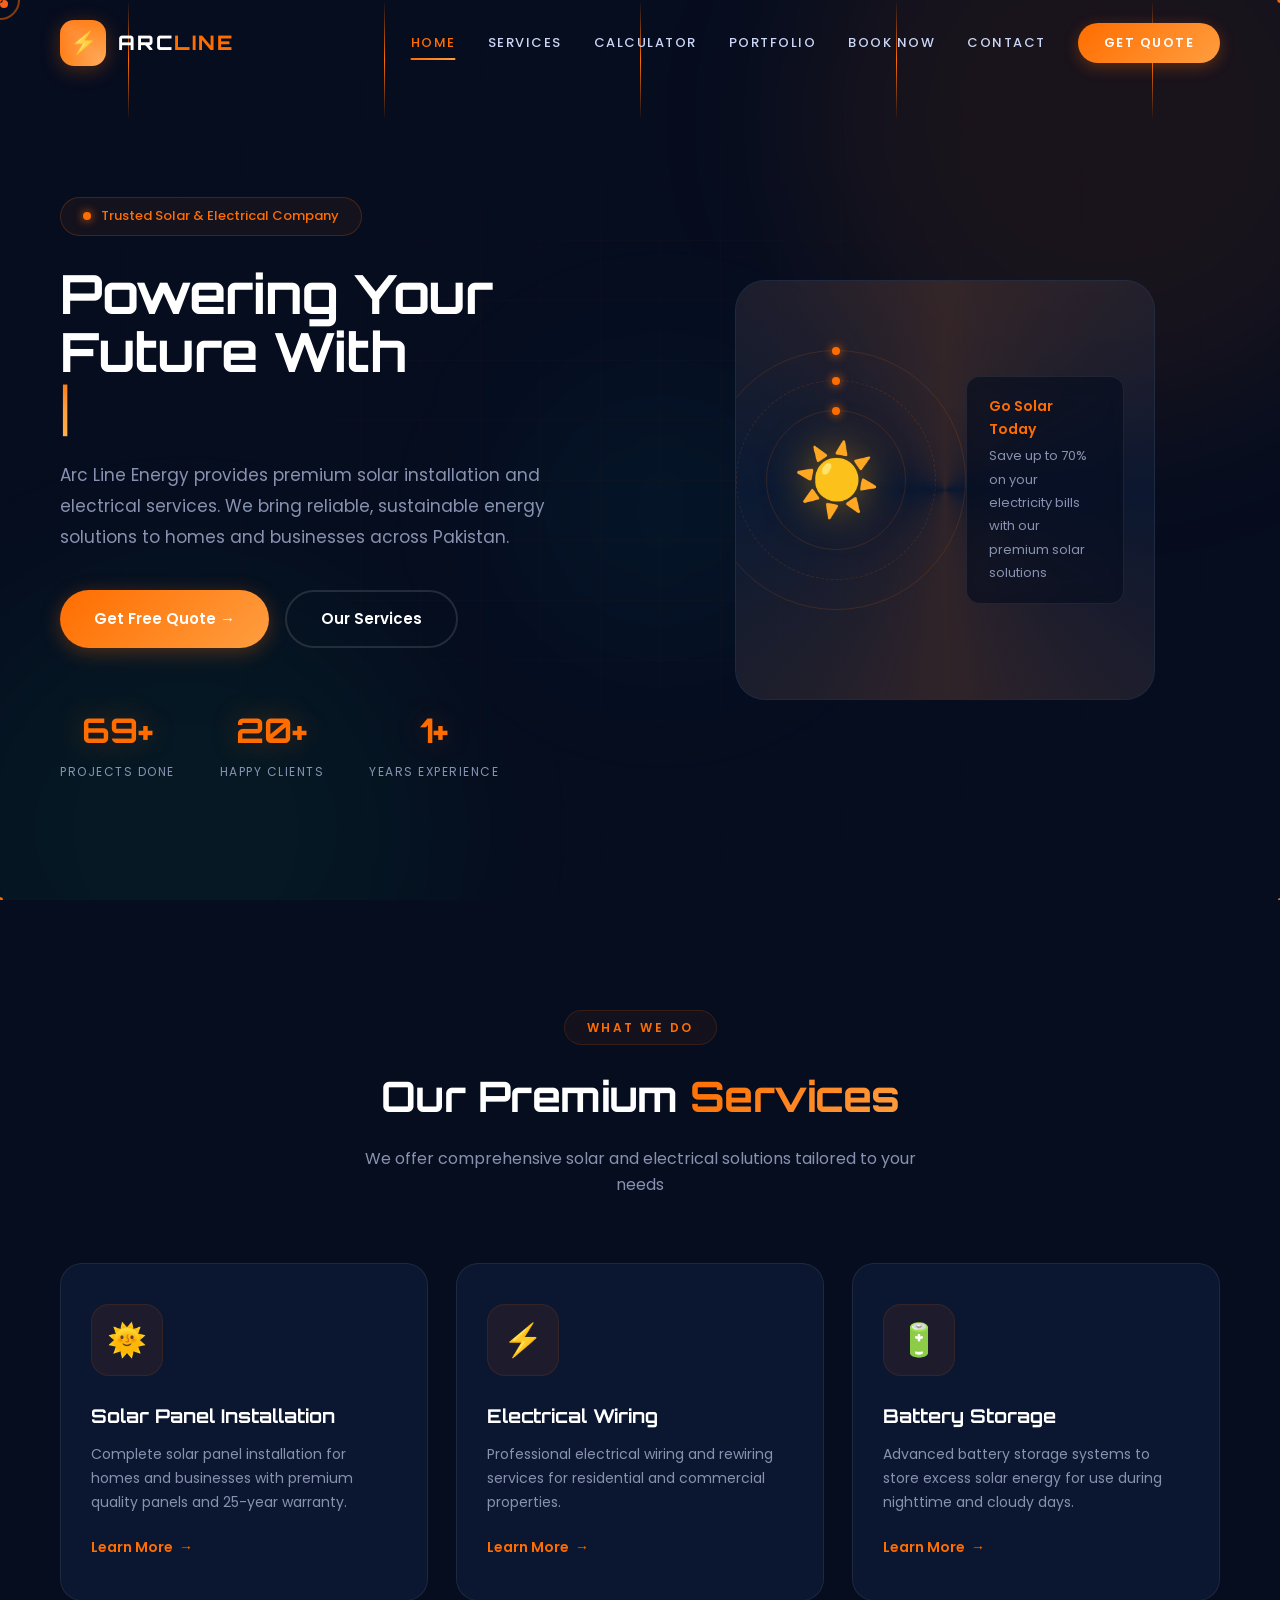
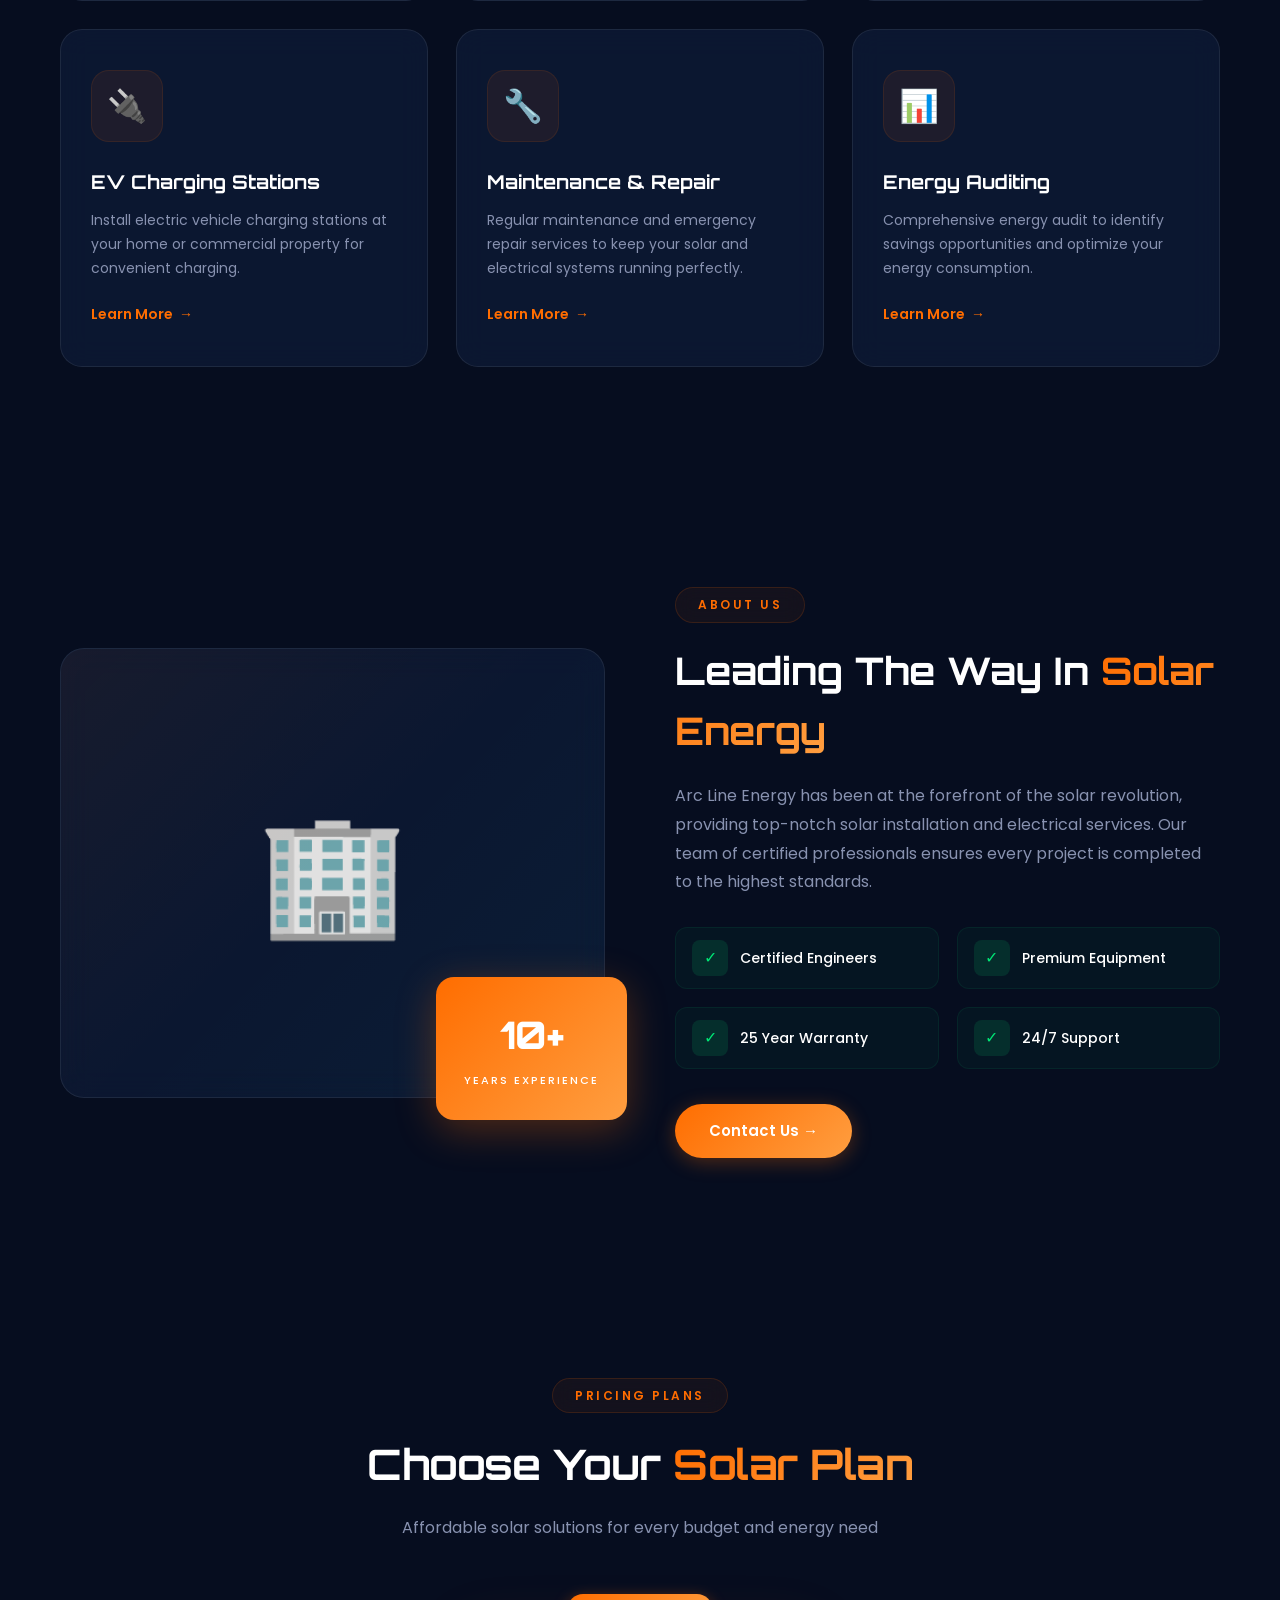
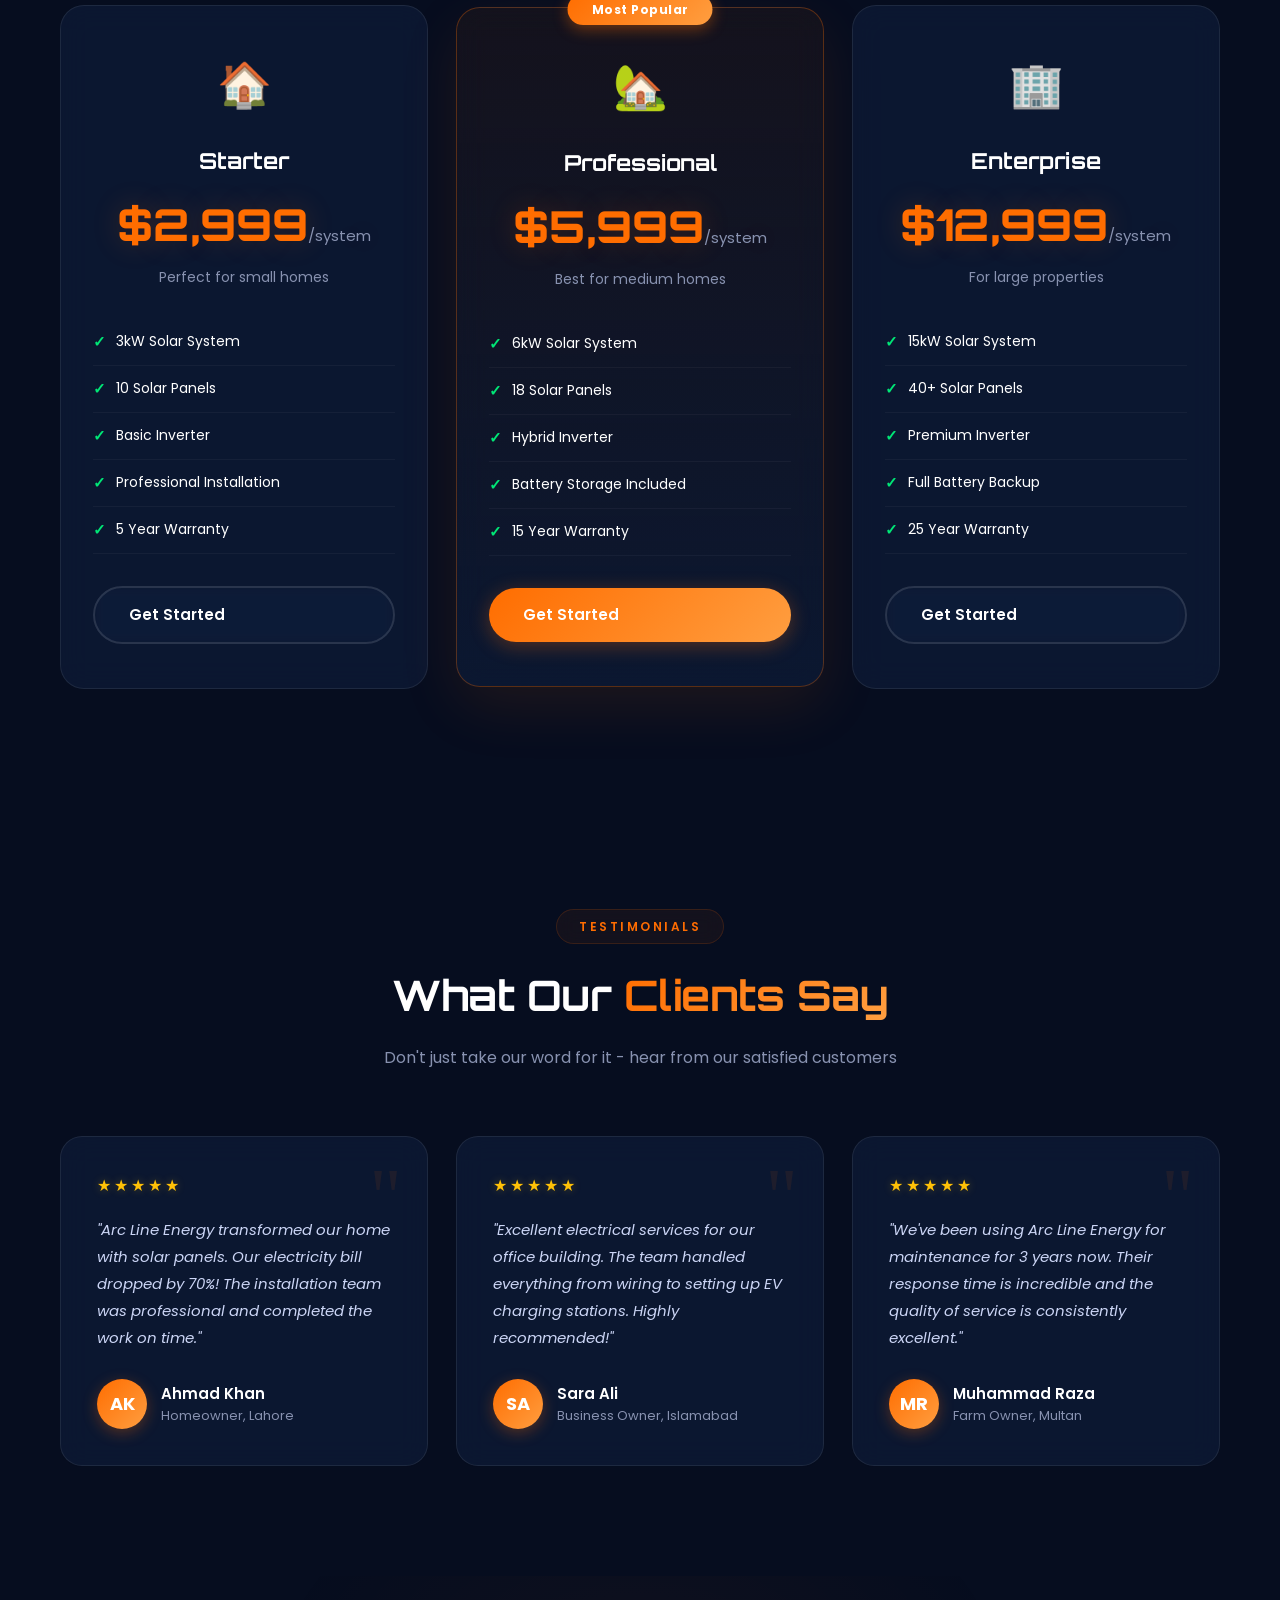
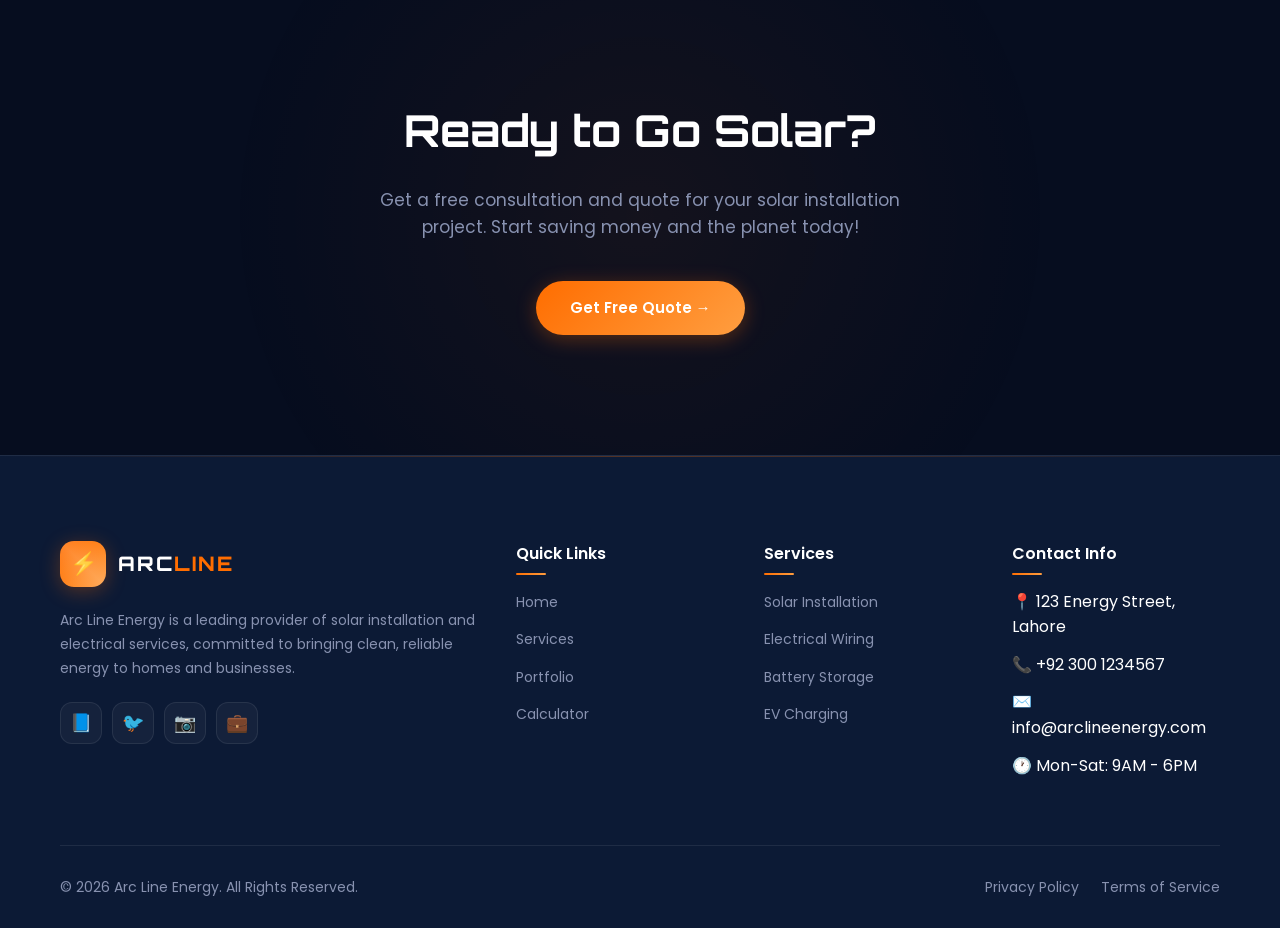
<file: index.html>
<!DOCTYPE html>
<html lang="en">
<head>
    <meta charset="UTF-8">
    <meta name="viewport" content="width=device-width, initial-scale=1.0">
    <title>Arc Line Energy - Powering Your Future</title>
    <link rel="stylesheet" href="./css/style.css">
</head>
<body style="overflow: hidden;">
    <!-- Custom Cursor -->
    <div class="cursor-dot"></div>
    <div class="cursor-outline"></div>

    <!-- Particles Canvas -->
    <canvas id="particles-canvas"></canvas>

    <!-- Preloader -->
    <div class="preloader">
        <div class="preloader-logo">ARC<span>LINE</span></div>
        <div class="preloader-bar"></div>
    </div>

    <!-- Navbar -->
    <nav class="navbar">
        <div class="container">
            <a href="./index.html" class="logo">
                <div class="logo-icon">⚡</div>
                <div class="logo-text">ARC<span>LINE</span></div>
            </a>
            <div class="nav-links">
                <a href="./index.html" class="active">Home</a>
                <a href="./services.html">Services</a>
                <a href="./calculator.html">Calculator</a>
                <a href="./portfolio.html">Portfolio</a>
                <a href="./booking.html">Book Now</a>
                <a href="./contact.html">Contact</a>
                <a href="./booking.html" class="nav-cta">Get Quote</a>
            </div>
            <div class="hamburger">
                <span></span>
                <span></span>
                <span></span>
            </div>
        </div>
    </nav>

    <!-- Hero Section -->
    <section class="hero">
        <div class="hero-bg">
            <div class="orb orb-1"></div>
            <div class="orb orb-2"></div>
            <div class="orb orb-3"></div>
            <div class="hero-grid"></div>
            <div class="hero-line" style="left: 10%;"></div>
            <div class="hero-line" style="left: 30%;"></div>
            <div class="hero-line" style="left: 50%;"></div>
            <div class="hero-line" style="left: 70%;"></div>
            <div class="hero-line" style="left: 90%;"></div>
        </div>
        <div class="container">
            <div class="hero-content">
                <div class="hero-badge">
                    <span class="dot"></span>
                    Trusted Solar & Electrical Company
                </div>
                <h1>Powering Your Future With<br><span class="typing-text">Clean Energy</span></h1>
                <p>Arc Line Energy provides premium solar installation and electrical services. We bring reliable, sustainable energy solutions to homes and businesses across Pakistan.</p>
                <div class="hero-buttons">
                    <a href="./booking.html" class="btn btn-primary">Get Free Quote →</a>
                    <a href="./services.html" class="btn btn-secondary">Our Services</a>
                </div>
                <div class="hero-stats">
                    <div class="stat">
                        <span class="stat-number" data-target="500" data-suffix="+">0</span>
                        <span class="stat-label">Projects Done</span>
                    </div>
                    <div class="stat">
                        <span class="stat-number" data-target="150" data-suffix="+">0</span>
                        <span class="stat-label">Happy Clients</span>
                    </div>
                    <div class="stat">
                        <span class="stat-number" data-target="10" data-suffix="+">0</span>
                        <span class="stat-label">Years Experience</span>
                    </div>
                </div>
            </div>
            <div class="hero-visual">
                <div class="hero-card">
                    <div class="hero-card-inner">
                        <div class="solar-orbit">
                            <div class="solar-center">☀️</div>
                            <div class="orbit-ring orbit-ring-1"><div class="orbit-dot"></div></div>
                            <div class="orbit-ring orbit-ring-2"><div class="orbit-dot"></div></div>
                            <div class="orbit-ring orbit-ring-3"><div class="orbit-dot"></div></div>
                        </div>
                    </div>
                    <div class="hero-card-content">
                        <h4>Go Solar Today</h4>
                        <p>Save up to 70% on your electricity bills with our premium solar solutions</p>
                    </div>
                </div>
            </div>
        </div>
    </section>

    <!-- Services Section -->
    <section class="section" id="services">
        <div class="container">
            <div class="section-header reveal">
                <span class="section-tag">What We Do</span>
                <h2>Our Premium <span>Services</span></h2>
                <p>We offer comprehensive solar and electrical solutions tailored to your needs</p>
            </div>
            <div class="services-grid">
                <div class="service-card reveal">
                    <div class="service-icon">🌞</div>
                    <h3>Solar Panel Installation</h3>
                    <p>Complete solar panel installation for homes and businesses with premium quality panels and 25-year warranty.</p>
                    <a href="./services.html" class="service-link">Learn More</a>
                </div>
                <div class="service-card reveal">
                    <div class="service-icon">⚡</div>
                    <h3>Electrical Wiring</h3>
                    <p>Professional electrical wiring and rewiring services for residential and commercial properties.</p>
                    <a href="./services.html" class="service-link">Learn More</a>
                </div>
                <div class="service-card reveal">
                    <div class="service-icon">🔋</div>
                    <h3>Battery Storage</h3>
                    <p>Advanced battery storage systems to store excess solar energy for use during nighttime and cloudy days.</p>
                    <a href="./services.html" class="service-link">Learn More</a>
                </div>
                <div class="service-card reveal">
                    <div class="service-icon">🔌</div>
                    <h3>EV Charging Stations</h3>
                    <p>Install electric vehicle charging stations at your home or commercial property for convenient charging.</p>
                    <a href="./services.html" class="service-link">Learn More</a>
                </div>
                <div class="service-card reveal">
                    <div class="service-icon">🔧</div>
                    <h3>Maintenance & Repair</h3>
                    <p>Regular maintenance and emergency repair services to keep your solar and electrical systems running perfectly.</p>
                    <a href="./services.html" class="service-link">Learn More</a>
                </div>
                <div class="service-card reveal">
                    <div class="service-icon">📊</div>
                    <h3>Energy Auditing</h3>
                    <p>Comprehensive energy audit to identify savings opportunities and optimize your energy consumption.</p>
                    <a href="./services.html" class="service-link">Learn More</a>
                </div>
            </div>
        </div>
    </section>

    <!-- About Section -->
    <section class="section about">
        <div class="container">
            <div class="about-image reveal-left">
                <div class="about-img-box">
                    🏢
                </div>
                <div class="about-experience">
                    <span class="number">10+</span>
                    <span class="text">Years Experience</span>
                </div>
            </div>
            <div class="about-content reveal-right">
                <span class="section-tag">About Us</span>
                <h2>Leading The Way In <span>Solar Energy</span></h2>
                <p>Arc Line Energy has been at the forefront of the solar revolution, providing top-notch solar installation and electrical services. Our team of certified professionals ensures every project is completed to the highest standards.</p>
                <div class="about-features">
                    <div class="about-feature">
                        <div class="about-feature-icon">✓</div>
                        <span>Certified Engineers</span>
                    </div>
                    <div class="about-feature">
                        <div class="about-feature-icon">✓</div>
                        <span>Premium Equipment</span>
                    </div>
                    <div class="about-feature">
                        <div class="about-feature-icon">✓</div>
                        <span>25 Year Warranty</span>
                    </div>
                    <div class="about-feature">
                        <div class="about-feature-icon">✓</div>
                        <span>24/7 Support</span>
                    </div>
                </div>
                <a href="./contact.html" class="btn btn-primary">Contact Us →</a>
            </div>
        </div>
    </section>

    <!-- Pricing Section -->
    <section class="section" id="pricing">
        <div class="container">
            <div class="section-header reveal">
                <span class="section-tag">Pricing Plans</span>
                <h2>Choose Your <span>Solar Plan</span></h2>
                <p>Affordable solar solutions for every budget and energy need</p>
            </div>
            <div class="pricing-grid">
                <div class="pricing-card reveal">
                    <div class="pricing-icon">🏠</div>
                    <h3>Starter</h3>
                    <div class="pricing-amount">$2,999<span>/system</span></div>
                    <p class="pricing-desc">Perfect for small homes</p>
                    <ul class="pricing-features">
                        <li>3kW Solar System</li>
                        <li>10 Solar Panels</li>
                        <li>Basic Inverter</li>
                        <li>Professional Installation</li>
                        <li>5 Year Warranty</li>
                    </ul>
                    <a href="./booking.html" class="btn btn-secondary pricing-btn">Get Started</a>
                </div>
                <div class="pricing-card featured reveal">
                    <div class="pricing-icon">🏡</div>
                    <h3>Professional</h3>
                    <div class="pricing-amount">$5,999<span>/system</span></div>
                    <p class="pricing-desc">Best for medium homes</p>
                    <ul class="pricing-features">
                        <li>6kW Solar System</li>
                        <li>18 Solar Panels</li>
                        <li>Hybrid Inverter</li>
                        <li>Battery Storage Included</li>
                        <li>15 Year Warranty</li>
                    </ul>
                    <a href="./booking.html" class="btn btn-primary pricing-btn">Get Started</a>
                </div>
                <div class="pricing-card reveal">
                    <div class="pricing-icon">🏢</div>
                    <h3>Enterprise</h3>
                    <div class="pricing-amount">$12,999<span>/system</span></div>
                    <p class="pricing-desc">For large properties</p>
                    <ul class="pricing-features">
                        <li>15kW Solar System</li>
                        <li>40+ Solar Panels</li>
                        <li>Premium Inverter</li>
                        <li>Full Battery Backup</li>
                        <li>25 Year Warranty</li>
                    </ul>
                    <a href="./booking.html" class="btn btn-secondary pricing-btn">Get Started</a>
                </div>
            </div>
        </div>
    </section>

    <!-- Testimonials Section -->
    <section class="section">
        <div class="container">
            <div class="section-header reveal">
                <span class="section-tag">Testimonials</span>
                <h2>What Our <span>Clients Say</span></h2>
                <p>Don't just take our word for it - hear from our satisfied customers</p>
            </div>
            <div class="testimonials-slider">
                <div class="testimonial-card reveal">
                    <div class="testimonial-stars">★★★★★</div>
                    <p class="testimonial-text">"Arc Line Energy transformed our home with solar panels. Our electricity bill dropped by 70%! The installation team was professional and completed the work on time."</p>
                    <div class="testimonial-author">
                        <div class="testimonial-avatar">AK</div>
                        <div class="testimonial-info">
                            <h5>Ahmad Khan</h5>
                            <p>Homeowner, Lahore</p>
                        </div>
                    </div>
                </div>
                <div class="testimonial-card reveal">
                    <div class="testimonial-stars">★★★★★</div>
                    <p class="testimonial-text">"Excellent electrical services for our office building. The team handled everything from wiring to setting up EV charging stations. Highly recommended!"</p>
                    <div class="testimonial-author">
                        <div class="testimonial-avatar">SA</div>
                        <div class="testimonial-info">
                            <h5>Sara Ali</h5>
                            <p>Business Owner, Islamabad</p>
                        </div>
                    </div>
                </div>
                <div class="testimonial-card reveal">
                    <div class="testimonial-stars">★★★★★</div>
                    <p class="testimonial-text">"We've been using Arc Line Energy for maintenance for 3 years now. Their response time is incredible and the quality of service is consistently excellent."</p>
                    <div class="testimonial-author">
                        <div class="testimonial-avatar">MR</div>
                        <div class="testimonial-info">
                            <h5>Muhammad Raza</h5>
                            <p>Farm Owner, Multan</p>
                        </div>
                    </div>
                </div>
            </div>
        </div>
    </section>

    <!-- CTA Section -->
    <section class="cta-section">
        <div class="container">
            <div class="cta-content reveal">
                <h2>Ready to Go Solar?</h2>
                <p>Get a free consultation and quote for your solar installation project. Start saving money and the planet today!</p>
                <a href="./booking.html" class="btn btn-primary">Get Free Quote →</a>
            </div>
        </div>
    </section>

    <!-- Footer -->
    <footer class="footer">
        <div class="container">
            <div class="footer-grid">
                <div class="footer-about">
                    <a href="./index.html" class="logo">
                        <div class="logo-icon">⚡</div>
                        <div class="logo-text">ARC<span>LINE</span></div>
                    </a>
                    <p>Arc Line Energy is a leading provider of solar installation and electrical services, committed to bringing clean, reliable energy to homes and businesses.</p>
                    <div class="social-links">
                        <a href="#" class="social-link">📘</a>
                        <a href="#" class="social-link">🐦</a>
                        <a href="#" class="social-link">📷</a>
                        <a href="#" class="social-link">💼</a>
                    </div>
                </div>
                <div class="footer-col">
                    <h4>Quick Links</h4>
                    <ul>
                        <li><a href="./index.html">Home</a></li>
                        <li><a href="./services.html">Services</a></li>
                        <li><a href="./portfolio.html">Portfolio</a></li>
                        <li><a href="./calculator.html">Calculator</a></li>
                    </ul>
                </div>
                <div class="footer-col">
                    <h4>Services</h4>
                    <ul>
                        <li><a href="./services.html">Solar Installation</a></li>
                        <li><a href="./services.html">Electrical Wiring</a></li>
                        <li><a href="./services.html">Battery Storage</a></li>
                        <li><a href="./services.html">EV Charging</a></li>
                    </ul>
                </div>
                <div class="footer-col">
                    <h4>Contact Info</h4>
                    <ul>
                        <li>📍 123 Energy Street, Lahore</li>
                        <li>📞 +92 300 1234567</li>
                        <li>✉️ info@arclineenergy.com</li>
                        <li>🕐 Mon-Sat: 9AM - 6PM</li>
                    </ul>
                </div>
            </div>
            <div class="footer-bottom">
                <p>&copy; 2026 Arc Line Energy. All Rights Reserved.</p>
                <div class="footer-bottom-links">
                    <a href="#">Privacy Policy</a>
                    <a href="#">Terms of Service</a>
                </div>
            </div>
        </div>
    </footer>

    <button class="back-to-top">↑</button>
    <script src="./js/main.js"></script>
</body>
</html>
</file>
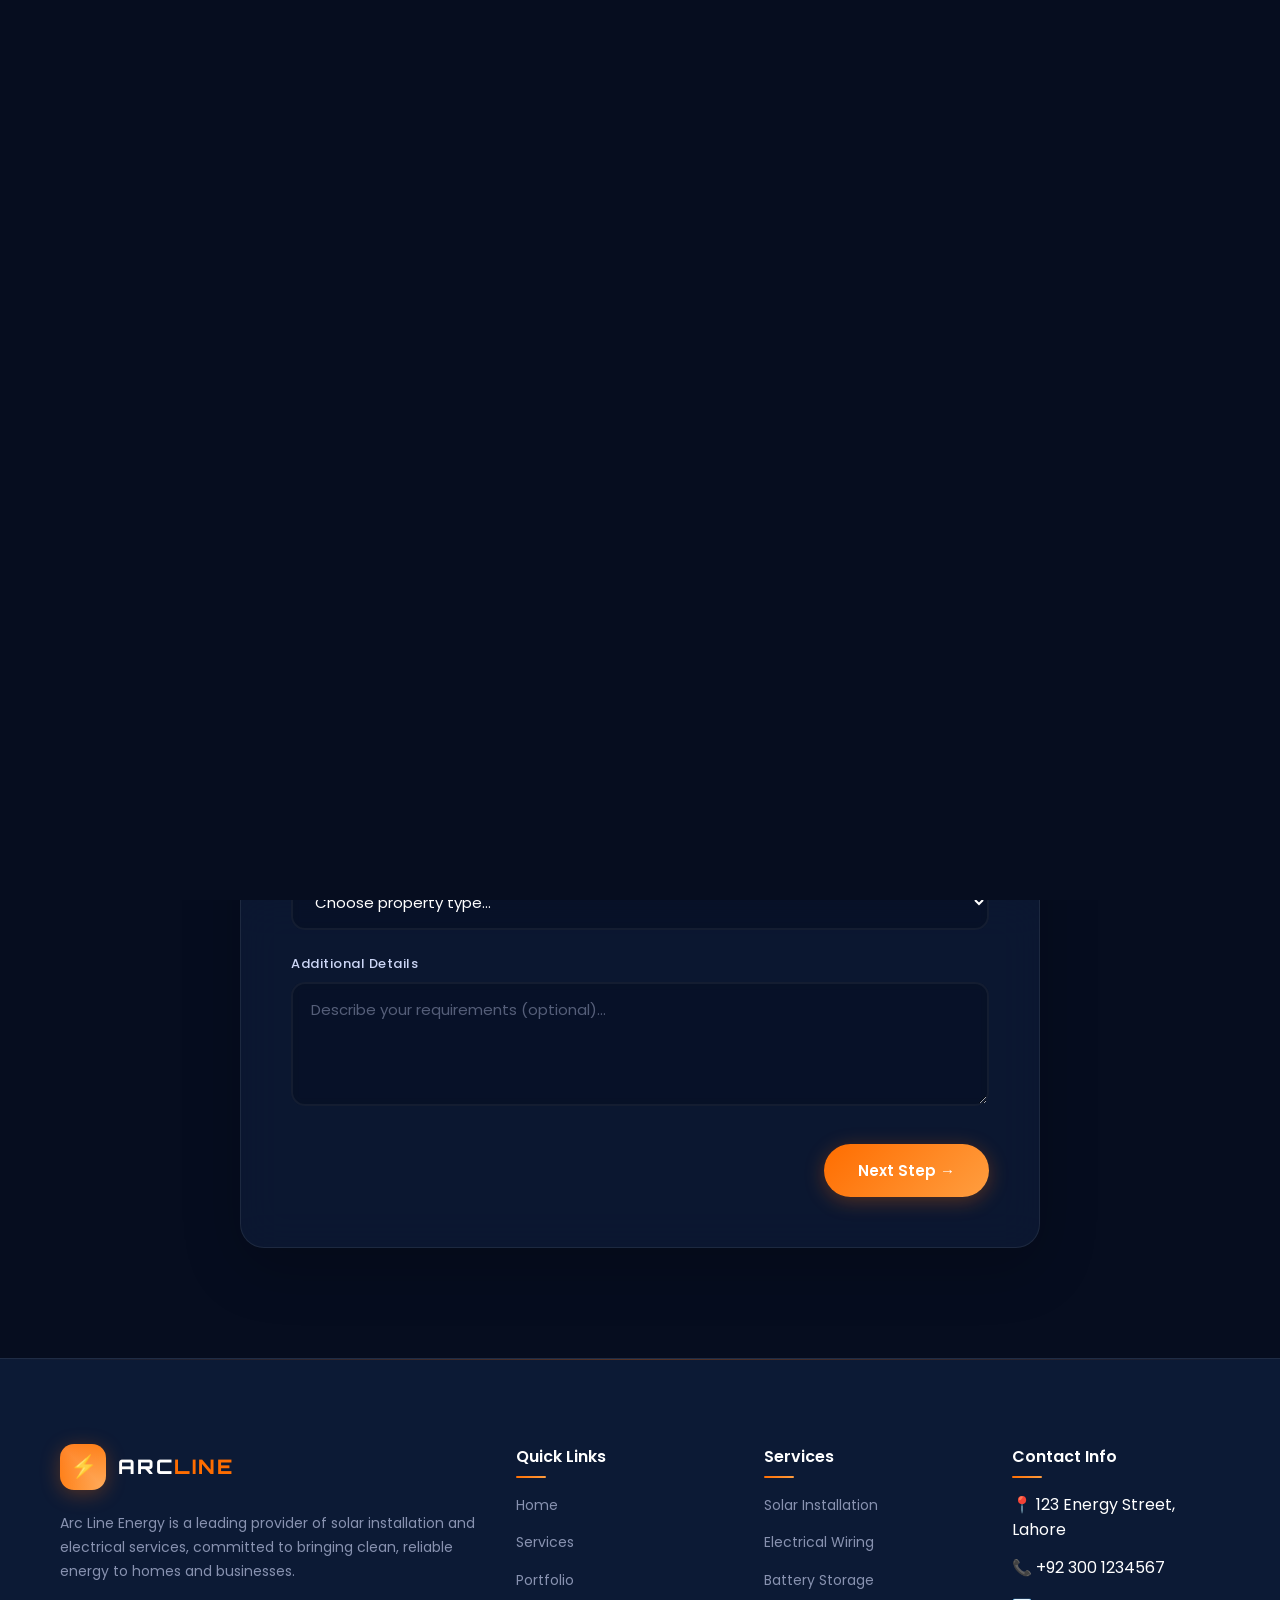
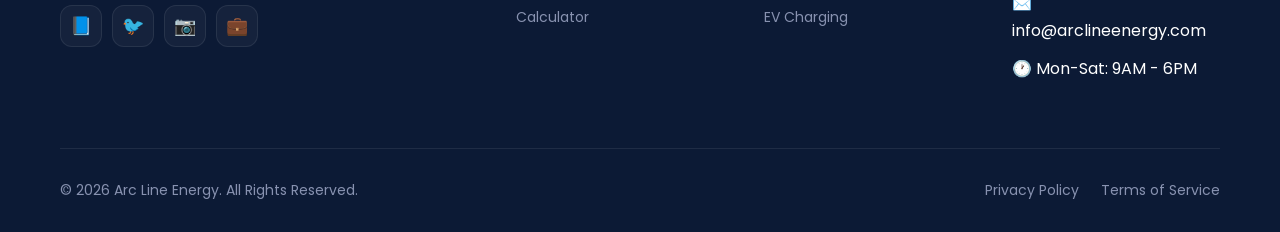
<file: booking.html>
<!DOCTYPE html>
<html lang="en">
<head>
    <meta charset="UTF-8">
    <meta name="viewport" content="width=device-width, initial-scale=1.0">
    <title>Book a Service - Arc Line Energy</title>
    <link rel="stylesheet" href="./css/style.css">
    <style>
        .booking-success {
            display: none;
            text-align: center;
            padding: 60px 40px;
        }
        .booking-success.show {
            display: block;
            animation: fadeIn 0.5s ease;
        }
        .booking-success .success-icon {
            font-size: 80px;
            margin-bottom: 20px;
            animation: bounceIn 0.6s ease;
        }
        .booking-success h3 {
            font-size: 28px;
            margin-bottom: 15px;
            color: var(--green);
        }
        .booking-success p {
            color: var(--gray);
            margin-bottom: 30px;
        }
        @keyframes fadeIn {
            from { opacity: 0; transform: translateY(20px); }
            to { opacity: 1; transform: translateY(0); }
        }
        @keyframes bounceIn {
            0% { transform: scale(0); }
            50% { transform: scale(1.2); }
            100% { transform: scale(1); }
        }
        .step-indicator {
            display: flex;
            justify-content: center;
            gap: 20px;
            margin-bottom: 40px;
        }
        .step {
            display: flex;
            align-items: center;
            gap: 8px;
            font-size: 14px;
            color: var(--gray);
        }
        .step.active {
            color: var(--accent);
        }
        .step-number {
            width: 30px;
            height: 30px;
            background: var(--primary);
            border: 2px solid rgba(255, 255, 255, 0.1);
            border-radius: 50%;
            display: flex;
            align-items: center;
            justify-content: center;
            font-weight: 600;
            font-size: 13px;
        }
        .step.active .step-number {
            background: var(--gradient);
            border-color: var(--accent);
        }
        .step.completed .step-number {
            background: var(--green);
            border-color: var(--green);
        }
        .booking-form-step {
            display: none;
        }
        .booking-form-step.active {
            display: block;
            animation: fadeIn 0.4s ease;
        }
        .form-nav {
            display: flex;
            justify-content: space-between;
            margin-top: 30px;
        }
    </style>
</head>
<body>
    <!-- Preloader -->
    <div class="preloader">
        <div class="preloader-spinner"></div>
    </div>

    <!-- Navbar -->
    <nav class="navbar">
        <div class="container">
            <a href="./index.html" class="logo">
                <div class="logo-icon">⚡</div>
                <div class="logo-text">ARC<span>LINE</span></div>
            </a>
            <div class="nav-links">
                <a href="./index.html">Home</a>
                <a href="./services.html">Services</a>
                <a href="./calculator.html">Calculator</a>
                <a href="./portfolio.html">Portfolio</a>
                <a href="./booking.html" class="active">Book Now</a>
                <a href="./contact.html">Contact</a>
                <a href="./booking.html" class="nav-cta">Get Quote</a>
            </div>
            <div class="hamburger">
                <span></span>
                <span></span>
                <span></span>
            </div>
        </div>
    </nav>

    <!-- Page Header -->
    <section class="hero" style="min-height: 50vh;">
        <div class="hero-bg">
            <div class="hero-grid"></div>
        </div>
        <div class="container">
            <div class="hero-content" style="text-align: center; max-width: 700px; margin: 0 auto;">
                <span class="section-tag">Book Service</span>
                <h1>Book Your <span>Service</span></h1>
                <p>Fill out the form below to schedule a free consultation or get a quote for your project.</p>
            </div>
        </div>
    </section>

    <!-- Booking Form Section -->
    <section class="form-section">
        <div class="container">
            <div class="form-container reveal">
                <!-- Success Message -->
                <div class="booking-success" id="bookingSuccess">
                    <div class="success-icon">✅</div>
                    <h3>Booking Confirmed!</h3>
                    <p>Thank you for choosing Arc Line Energy. Our team will contact you within 24 hours to confirm your appointment.</p>
                    <p style="font-size: 14px; color: var(--gray);">Booking Reference: <strong style="color: var(--accent);" id="bookingRef">ALE-000000</strong></p>
                    <a href="./index.html" class="btn btn-primary" style="margin-top: 20px;">Back to Home</a>
                </div>

                <!-- Booking Form -->
                <div id="bookingForm">
                    <!-- Step Indicators -->
                    <div class="step-indicator">
                        <div class="step active" data-step="1">
                            <div class="step-number">1</div>
                            <span>Service</span>
                        </div>
                        <div class="step" data-step="2">
                            <div class="step-number">2</div>
                            <span>Schedule</span>
                        </div>
                        <div class="step" data-step="3">
                            <div class="step-number">3</div>
                            <span>Details</span>
                        </div>
                    </div>

                    <!-- Step 1: Service Selection -->
                    <div class="booking-form-step active" data-step="1">
                        <h3 style="font-size: 20px; margin-bottom: 25px;">🔧 Select Service Type</h3>

                        <div class="form-group">
                            <label>Service Category</label>
                            <select id="serviceCategory" required>
                                <option value="">Choose a service...</option>
                                <option value="solar-installation">Solar Panel Installation</option>
                                <option value="solar-maintenance">Solar System Maintenance</option>
                                <option value="electrical-wiring">Electrical Wiring</option>
                                <option value="electrical-repair">Electrical Repair</option>
                                <option value="battery-storage">Battery Storage Installation</option>
                                <option value="ev-charging">EV Charging Station</option>
                                <option value="energy-audit">Energy Audit</option>
                                <option value="other">Other</option>
                            </select>
                        </div>

                        <div class="form-group">
                            <label>Property Type</label>
                            <select id="propertyType" required>
                                <option value="">Choose property type...</option>
                                <option value="home">Residential Home</option>
                                <option value="apartment">Apartment</option>
                                <option value="office">Office</option>
                                <option value="shop">Shop/Store</option>
                                <option value="factory">Factory/Warehouse</option>
                                <option value="farm">Farm/Agricultural</option>
                                <option value="other">Other</option>
                            </select>
                        </div>

                        <div class="form-group">
                            <label>Additional Details</label>
                            <textarea id="serviceDetails" placeholder="Describe your requirements (optional)..." rows="4"></textarea>
                        </div>

                        <div class="form-nav">
                            <div></div>
                            <button class="btn btn-primary" onclick="nextStep(2)">Next Step →</button>
                        </div>
                    </div>

                    <!-- Step 2: Schedule -->
                    <div class="booking-form-step" data-step="2">
                        <h3 style="font-size: 20px; margin-bottom: 25px;">📅 Choose Schedule</h3>

                        <div class="form-row">
                            <div class="form-group">
                                <label>Preferred Date</label>
                                <input type="date" id="preferredDate" required>
                            </div>
                            <div class="form-group">
                                <label>Preferred Time</label>
                                <select id="preferredTime" required>
                                    <option value="">Select time...</option>
                                    <option value="9:00 AM">9:00 AM - 11:00 AM</option>
                                    <option value="11:00 AM">11:00 AM - 1:00 PM</option>
                                    <option value="2:00 PM">2:00 PM - 4:00 PM</option>
                                    <option value="4:00 PM">4:00 PM - 6:00 PM</option>
                                </select>
                            </div>
                        </div>

                        <div class="form-group">
                            <label>Service Location Address</label>
                            <input type="text" id="serviceAddress" placeholder="Enter full address" required>
                        </div>

                        <div class="form-row">
                            <div class="form-group">
                                <label>City</label>
                                <select id="city" required>
                                    <option value="">Select city...</option>
                                    <option value="Lahore">Lahore</option>
                                    <option value="Karachi">Karachi</option>
                                    <option value="Islamabad">Islamabad</option>
                                    <option value="Rawalpindi">Rawalpindi</option>
                                    <option value="Faisalabad">Faisalabad</option>
                                    <option value="Multan">Multan</option>
                                    <option value="Peshawar">Peshawar</option>
                                    <option value="Quetta">Quetta</option>
                                    <option value="other">Other</option>
                                </select>
                            </div>
                            <div class="form-group">
                                <label>ZIP/Postal Code</label>
                                <input type="text" id="zipCode" placeholder="e.g. 54000">
                            </div>
                        </div>

                        <div class="form-nav">
                            <button class="btn btn-secondary" onclick="prevStep(1)">← Previous</button>
                            <button class="btn btn-primary" onclick="nextStep(3)">Next Step →</button>
                        </div>
                    </div>

                    <!-- Step 3: Personal Details -->
                    <div class="booking-form-step" data-step="3">
                        <h3 style="font-size: 20px; margin-bottom: 25px;">👤 Your Information</h3>

                        <div class="form-row">
                            <div class="form-group">
                                <label>First Name *</label>
                                <input type="text" id="firstName" placeholder="Enter first name" required>
                            </div>
                            <div class="form-group">
                                <label>Last Name *</label>
                                <input type="text" id="lastName" placeholder="Enter last name" required>
                            </div>
                        </div>

                        <div class="form-row">
                            <div class="form-group">
                                <label>Email Address *</label>
                                <input type="email" id="email" placeholder="Enter email address" required>
                            </div>
                            <div class="form-group">
                                <label>Phone Number *</label>
                                <input type="tel" id="phone" placeholder="e.g. 0300 1234567" required>
                            </div>
                        </div>

                        <div class="form-group">
                            <label>How did you hear about us?</label>
                            <select id="referralSource">
                                <option value="">Select...</option>
                                <option value="google">Google Search</option>
                                <option value="social">Social Media</option>
                                <option value="friend">Friend/Family Referral</option>
                                <option value="advertisement">Advertisement</option>
                                <option value="other">Other</option>
                            </select>
                        </div>

                        <div class="form-group" style="display: flex; align-items: flex-start; gap: 10px;">
                            <input type="checkbox" id="agreeTerms" style="width: auto; margin-top: 5px;" required>
                            <label for="agreeTerms" style="margin: 0; font-size: 13px; color: var(--gray);">
                                I agree to the <a href="#" style="color: var(--accent);">Terms of Service</a> and <a href="#" style="color: var(--accent);">Privacy Policy</a>. I consent to being contacted regarding my service request.
                            </label>
                        </div>

                        <div class="form-nav">
                            <button class="btn btn-secondary" onclick="prevStep(2)">← Previous</button>
                            <button class="btn btn-primary" onclick="submitBooking()">Confirm Booking ✓</button>
                        </div>
                    </div>
                </div>
            </div>
        </div>
    </section>

    <!-- Footer -->
    <footer class="footer">
        <div class="container">
            <div class="footer-grid">
                <div class="footer-about">
                    <a href="./index.html" class="logo">
                        <div class="logo-icon">⚡</div>
                        <div class="logo-text">ARC<span>LINE</span></div>
                    </a>
                    <p>Arc Line Energy is a leading provider of solar installation and electrical services, committed to bringing clean, reliable energy to homes and businesses.</p>
                    <div class="social-links">
                        <a href="#" class="social-link">📘</a>
                        <a href="#" class="social-link">🐦</a>
                        <a href="#" class="social-link">📷</a>
                        <a href="#" class="social-link">💼</a>
                    </div>
                </div>
                <div class="footer-col">
                    <h4>Quick Links</h4>
                    <ul>
                        <li><a href="./index.html">Home</a></li>
                        <li><a href="./services.html">Services</a></li>
                        <li><a href="./portfolio.html">Portfolio</a></li>
                        <li><a href="./calculator.html">Calculator</a></li>
                    </ul>
                </div>
                <div class="footer-col">
                    <h4>Services</h4>
                    <ul>
                        <li><a href="./services.html">Solar Installation</a></li>
                        <li><a href="./services.html">Electrical Wiring</a></li>
                        <li><a href="./services.html">Battery Storage</a></li>
                        <li><a href="./services.html">EV Charging</a></li>
                    </ul>
                </div>
                <div class="footer-col">
                    <h4>Contact Info</h4>
                    <ul>
                        <li>📍 123 Energy Street, Lahore</li>
                        <li>📞 +92 300 1234567</li>
                        <li>✉️ info@arclineenergy.com</li>
                        <li>🕐 Mon-Sat: 9AM - 6PM</li>
                    </ul>
                </div>
            </div>
            <div class="footer-bottom">
                <p>&copy; 2026 Arc Line Energy. All Rights Reserved.</p>
                <div class="footer-bottom-links">
                    <a href="#">Privacy Policy</a>
                    <a href="#">Terms of Service</a>
                </div>
            </div>
        </div>
    </footer>

    <button class="back-to-top">↑</button>
    <script src="./js/main.js"></script>
    <script src="./js/booking.js"></script>
</body>
</html>
</file>
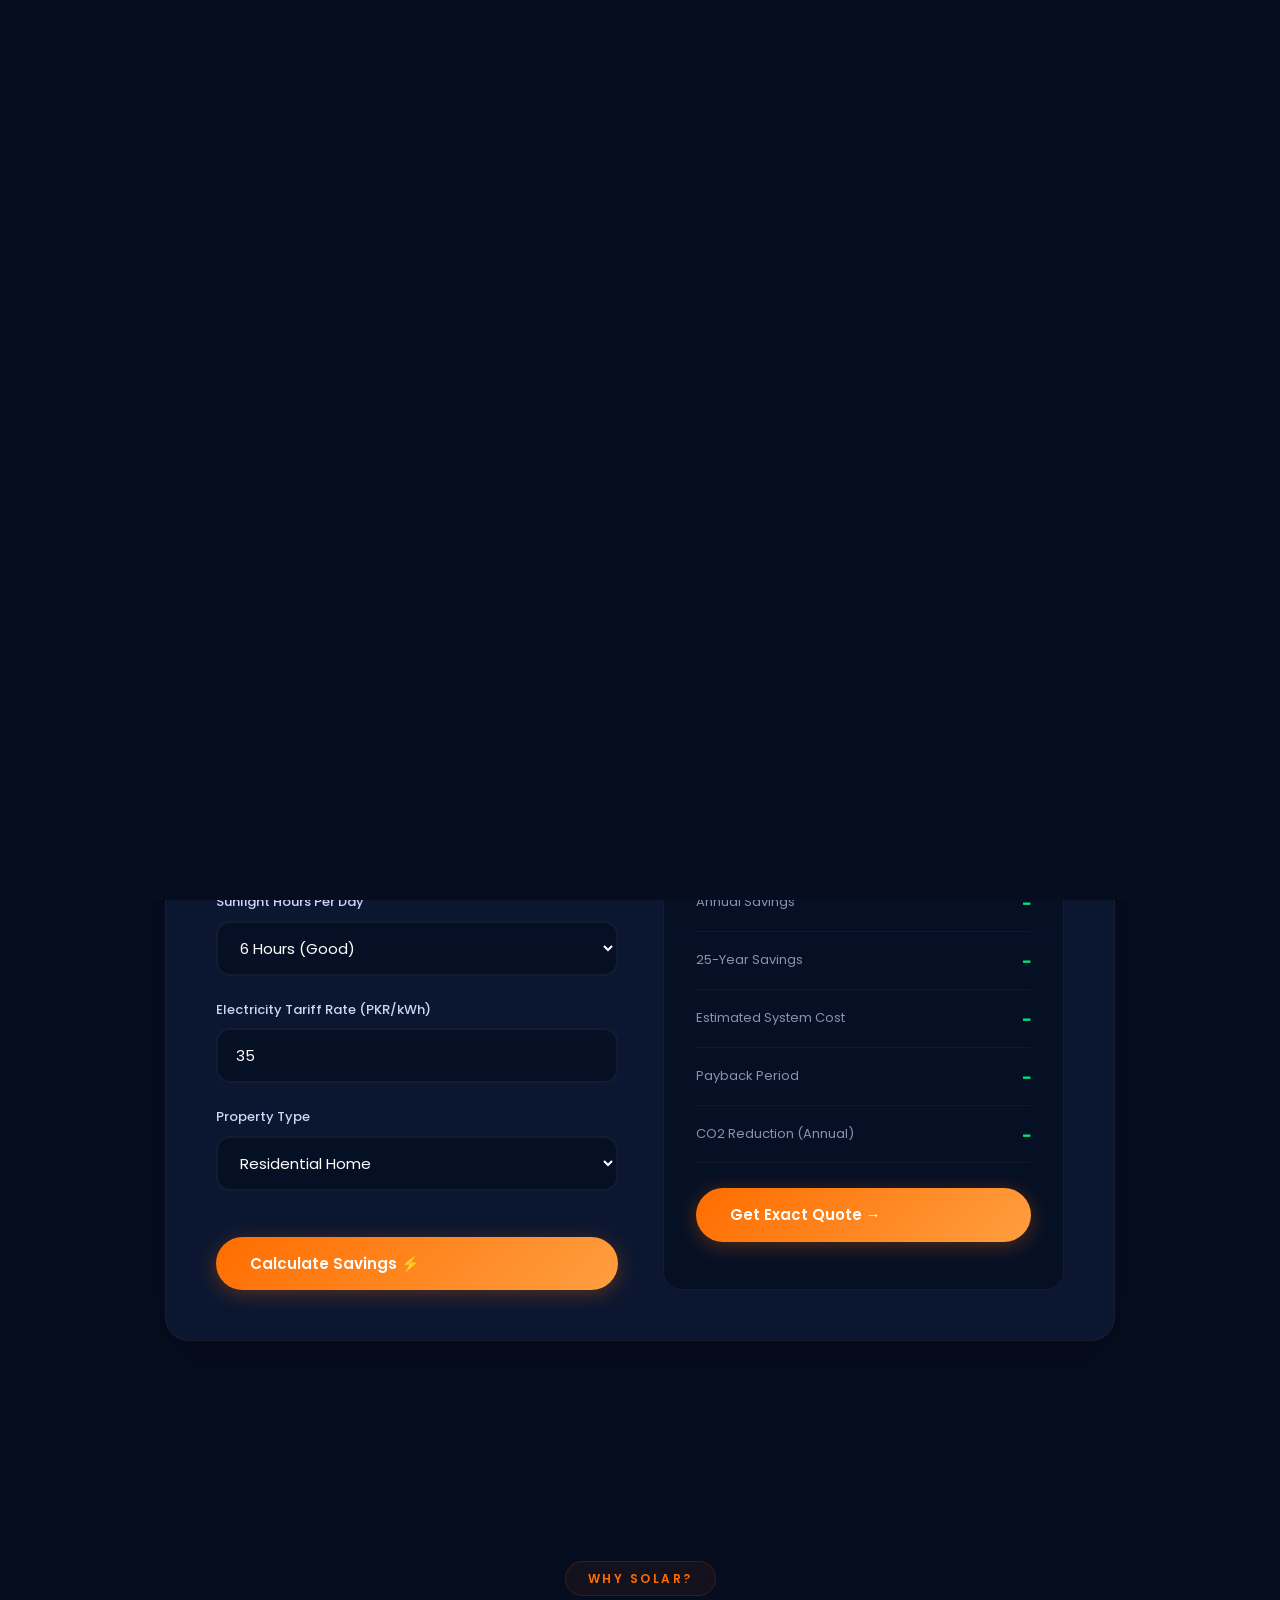
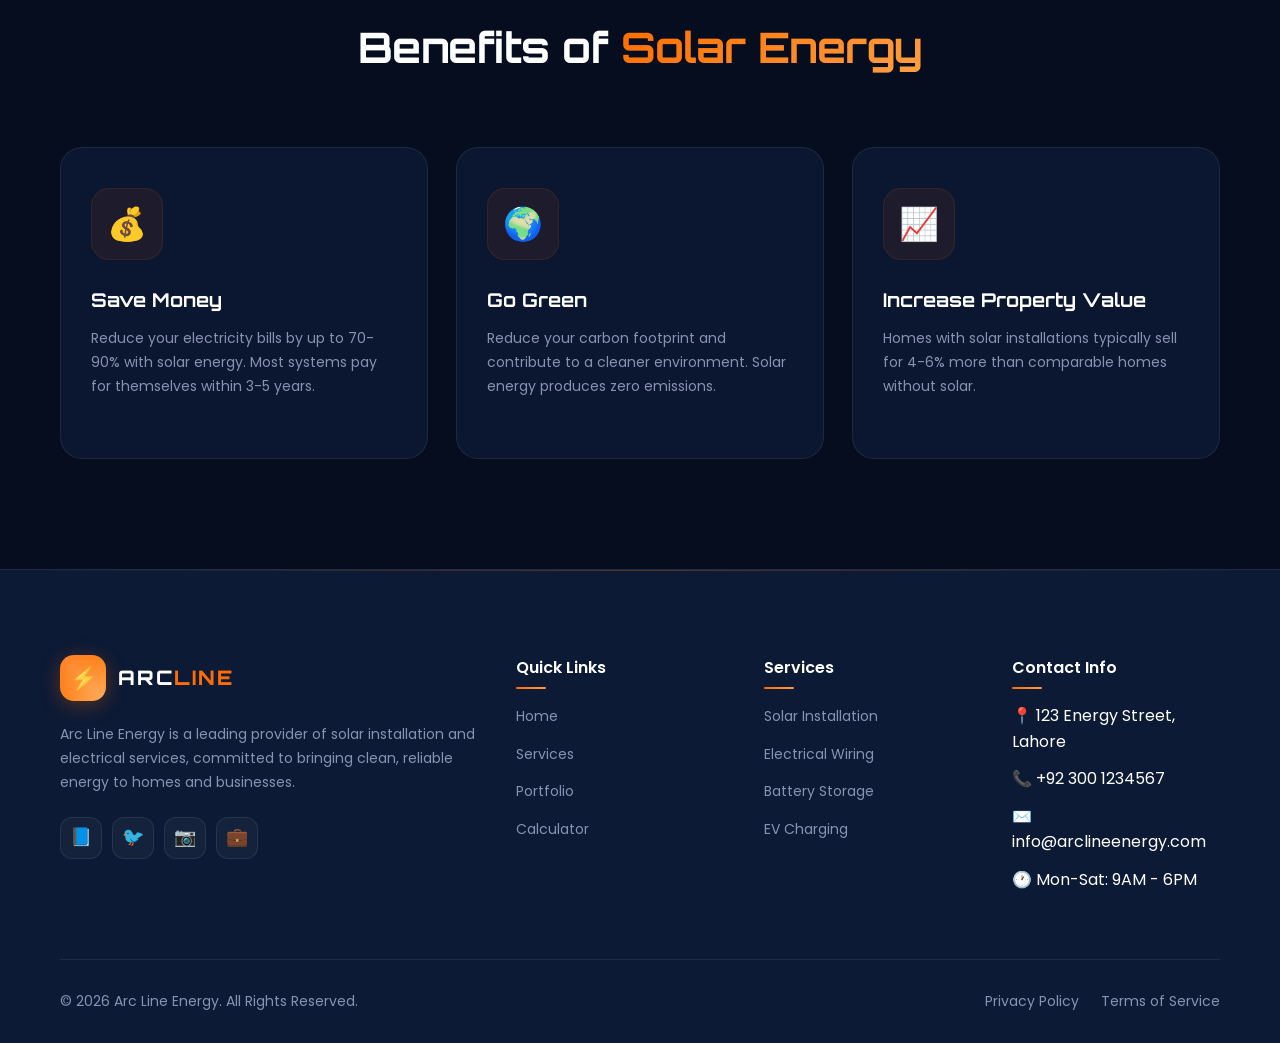
<file: calculator.html>
<!DOCTYPE html>
<html lang="en">
<head>
    <meta charset="UTF-8">
    <meta name="viewport" content="width=device-width, initial-scale=1.0">
    <title>Solar Calculator - Arc Line Energy</title>
    <link rel="stylesheet" href="./css/style.css">
</head>
<body>
    <!-- Preloader -->
    <div class="preloader">
        <div class="preloader-spinner"></div>
    </div>

    <!-- Navbar -->
    <nav class="navbar">
        <div class="container">
            <a href="./index.html" class="logo">
                <div class="logo-icon">⚡</div>
                <div class="logo-text">ARC<span>LINE</span></div>
            </a>
            <div class="nav-links">
                <a href="./index.html">Home</a>
                <a href="./services.html">Services</a>
                <a href="./calculator.html" class="active">Calculator</a>
                <a href="./portfolio.html">Portfolio</a>
                <a href="./booking.html">Book Now</a>
                <a href="./contact.html">Contact</a>
                <a href="./booking.html" class="nav-cta">Get Quote</a>
            </div>
            <div class="hamburger">
                <span></span>
                <span></span>
                <span></span>
            </div>
        </div>
    </nav>

    <!-- Page Header -->
    <section class="hero" style="min-height: 50vh;">
        <div class="hero-bg">
            <div class="hero-grid"></div>
        </div>
        <div class="container">
            <div class="hero-content" style="text-align: center; max-width: 700px; margin: 0 auto;">
                <span class="section-tag">Solar Savings</span>
                <h1>Calculate Your <span>Solar Savings</span></h1>
                <p>Find out how much you can save by switching to solar energy. Enter your details below for a personalized estimate.</p>
            </div>
        </div>
    </section>

    <!-- Calculator Section -->
    <section class="calculator-section">
        <div class="container">
            <div class="calculator-box reveal">
                <div class="calc-grid">
                    <div class="calc-inputs">
                        <h3 style="font-size: 22px; margin-bottom: 30px;">📊 Enter Your Details</h3>

                        <div class="calc-input-group">
                            <label>Monthly Electricity Bill (PKR)</label>
                            <input type="number" id="monthlyBill" placeholder="e.g. 15000" value="15000">
                        </div>

                        <div class="calc-input-group">
                            <label>Area of Roof (sq. ft.)</label>
                            <input type="number" id="roofArea" placeholder="e.g. 1000" value="1000">
                        </div>

                        <div class="calc-input-group">
                            <label>Sunlight Hours Per Day</label>
                            <select id="sunHours">
                                <option value="4">4 Hours (Cloudy Area)</option>
                                <option value="5">5 Hours (Average)</option>
                                <option value="6" selected>6 Hours (Good)</option>
                                <option value="7">7 Hours (Excellent)</option>
                                <option value="8">8 Hours (Premium)</option>
                            </select>
                        </div>

                        <div class="calc-input-group">
                            <label>Electricity Tariff Rate (PKR/kWh)</label>
                            <input type="number" id="tariffRate" placeholder="e.g. 35" value="35" step="0.5">
                        </div>

                        <div class="calc-input-group">
                            <label>Property Type</label>
                            <select id="propertyType">
                                <option value="residential">Residential Home</option>
                                <option value="commercial">Commercial Building</option>
                                <option value="industrial">Industrial Facility</option>
                            </select>
                        </div>

                        <button class="btn btn-primary calc-btn" onclick="calculateSolar()">
                            Calculate Savings ⚡
                        </button>
                    </div>

                    <div class="calc-result">
                        <h3>💰 Your Savings Estimate</h3>

                        <div class="result-item">
                            <span class="result-label">Recommended System Size</span>
                            <span class="result-value" id="systemSize">-</span>
                        </div>

                        <div class="result-item">
                            <span class="result-label">Number of Panels</span>
                            <span class="result-value" id="panelCount">-</span>
                        </div>

                        <div class="result-item">
                            <span class="result-label">Monthly Savings</span>
                            <span class="result-value" id="monthlySavings">-</span>
                        </div>

                        <div class="result-item">
                            <span class="result-label">Annual Savings</span>
                            <span class="result-value" id="annualSavings">-</span>
                        </div>

                        <div class="result-item">
                            <span class="result-label">25-Year Savings</span>
                            <span class="result-value" id="totalSavings">-</span>
                        </div>

                        <div class="result-item">
                            <span class="result-label">Estimated System Cost</span>
                            <span class="result-value" id="systemCost">-</span>
                        </div>

                        <div class="result-item">
                            <span class="result-label">Payback Period</span>
                            <span class="result-value" id="paybackPeriod">-</span>
                        </div>

                        <div class="result-item">
                            <span class="result-label">CO2 Reduction (Annual)</span>
                            <span class="result-value" id="co2Reduction">-</span>
                        </div>

                        <a href="./booking.html" class="btn btn-primary" style="width: 100%; margin-top: 25px;">
                            Get Exact Quote →
                        </a>
                    </div>
                </div>
            </div>
        </div>
    </section>

    <!-- Info Section -->
    <section class="section">
        <div class="container">
            <div class="section-header reveal">
                <span class="section-tag">Why Solar?</span>
                <h2>Benefits of <span>Solar Energy</span></h2>
            </div>
            <div class="services-grid">
                <div class="service-card reveal">
                    <div class="service-icon">💰</div>
                    <h3>Save Money</h3>
                    <p>Reduce your electricity bills by up to 70-90% with solar energy. Most systems pay for themselves within 3-5 years.</p>
                </div>
                <div class="service-card reveal">
                    <div class="service-icon">🌍</div>
                    <h3>Go Green</h3>
                    <p>Reduce your carbon footprint and contribute to a cleaner environment. Solar energy produces zero emissions.</p>
                </div>
                <div class="service-card reveal">
                    <div class="service-icon">📈</div>
                    <h3>Increase Property Value</h3>
                    <p>Homes with solar installations typically sell for 4-6% more than comparable homes without solar.</p>
                </div>
            </div>
        </div>
    </section>

    <!-- Footer -->
    <footer class="footer">
        <div class="container">
            <div class="footer-grid">
                <div class="footer-about">
                    <a href="./index.html" class="logo">
                        <div class="logo-icon">⚡</div>
                        <div class="logo-text">ARC<span>LINE</span></div>
                    </a>
                    <p>Arc Line Energy is a leading provider of solar installation and electrical services, committed to bringing clean, reliable energy to homes and businesses.</p>
                    <div class="social-links">
                        <a href="#" class="social-link">📘</a>
                        <a href="#" class="social-link">🐦</a>
                        <a href="#" class="social-link">📷</a>
                        <a href="#" class="social-link">💼</a>
                    </div>
                </div>
                <div class="footer-col">
                    <h4>Quick Links</h4>
                    <ul>
                        <li><a href="./index.html">Home</a></li>
                        <li><a href="./services.html">Services</a></li>
                        <li><a href="./portfolio.html">Portfolio</a></li>
                        <li><a href="./calculator.html">Calculator</a></li>
                    </ul>
                </div>
                <div class="footer-col">
                    <h4>Services</h4>
                    <ul>
                        <li><a href="./services.html">Solar Installation</a></li>
                        <li><a href="./services.html">Electrical Wiring</a></li>
                        <li><a href="./services.html">Battery Storage</a></li>
                        <li><a href="./services.html">EV Charging</a></li>
                    </ul>
                </div>
                <div class="footer-col">
                    <h4>Contact Info</h4>
                    <ul>
                        <li>📍 123 Energy Street, Lahore</li>
                        <li>📞 +92 300 1234567</li>
                        <li>✉️ info@arclineenergy.com</li>
                        <li>🕐 Mon-Sat: 9AM - 6PM</li>
                    </ul>
                </div>
            </div>
            <div class="footer-bottom">
                <p>&copy; 2026 Arc Line Energy. All Rights Reserved.</p>
                <div class="footer-bottom-links">
                    <a href="#">Privacy Policy</a>
                    <a href="#">Terms of Service</a>
                </div>
            </div>
        </div>
    </footer>

    <button class="back-to-top">↑</button>
    <script src="./js/main.js"></script>
    <script src="./js/calculator.js"></script>
</body>
</html>
</file>
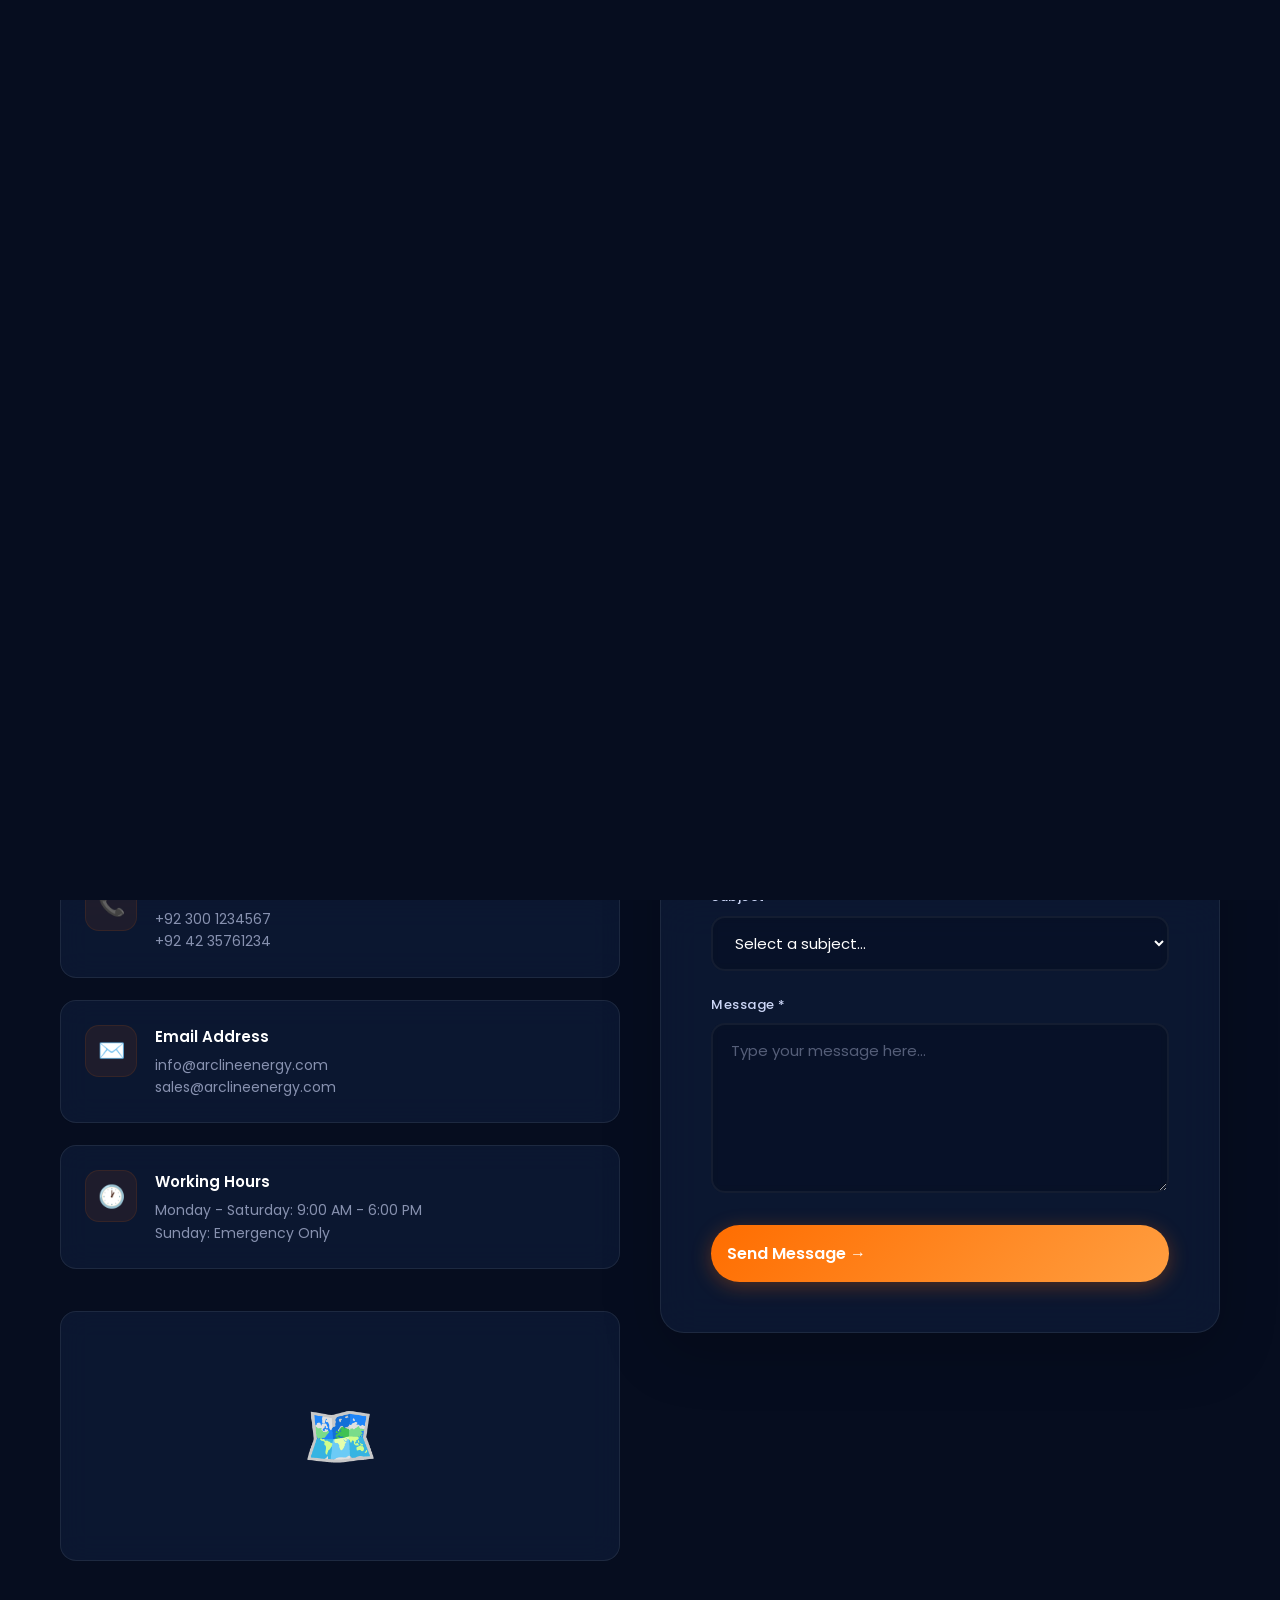
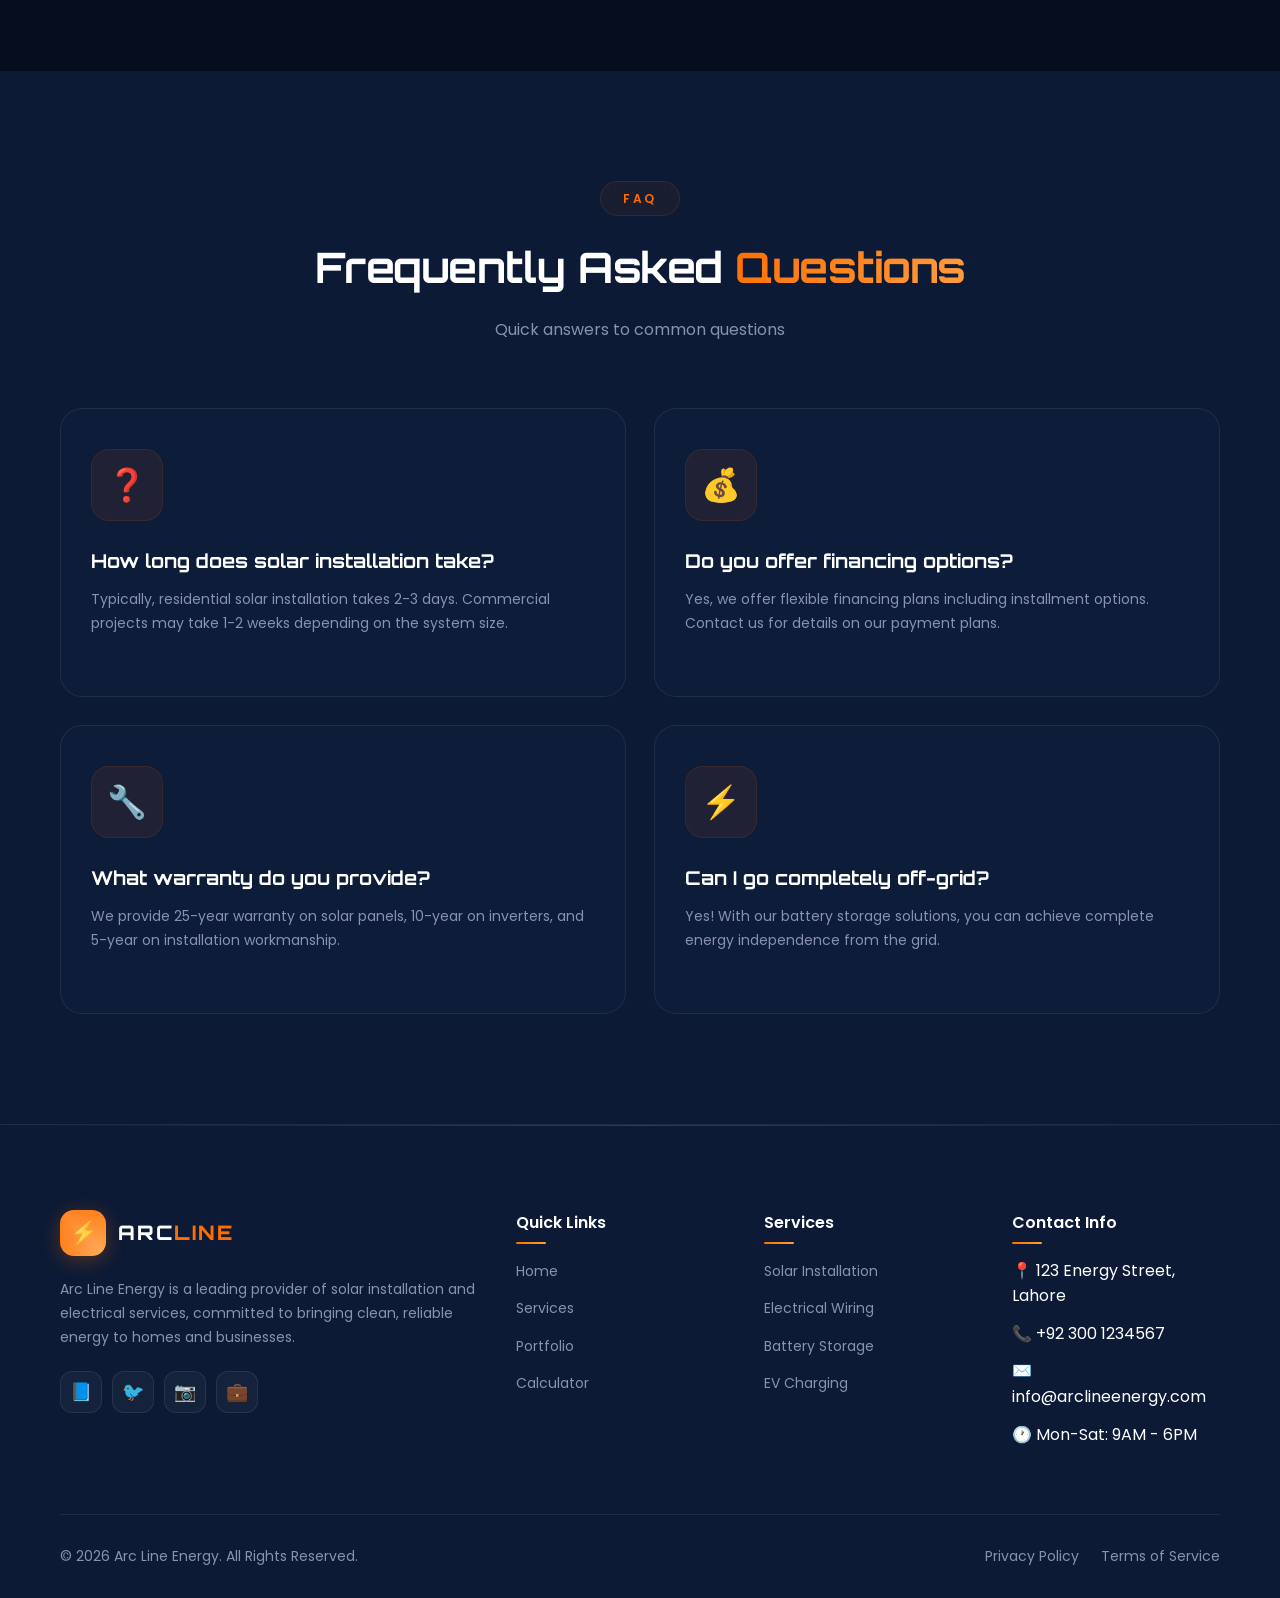
<file: contact.html>
<!DOCTYPE html>
<html lang="en">
<head>
    <meta charset="UTF-8">
    <meta name="viewport" content="width=device-width, initial-scale=1.0">
    <title>Contact Us - Arc Line Energy</title>
    <link rel="stylesheet" href="./css/style.css">
    <style>
        .contact-success {
            display: none;
            text-align: center;
            padding: 40px;
        }
        .contact-success.show {
            display: block;
            animation: fadeIn 0.5s ease;
        }
        @keyframes fadeIn {
            from { opacity: 0; transform: translateY(20px); }
            to { opacity: 1; transform: translateY(0); }
        }
        .whatsapp-float {
            position: fixed;
            bottom: 30px;
            left: 30px;
            width: 60px;
            height: 60px;
            background: #25d366;
            border-radius: 50%;
            display: flex;
            align-items: center;
            justify-content: center;
            font-size: 30px;
            color: white;
            z-index: 999;
            box-shadow: 0 5px 20px rgba(37, 211, 102, 0.4);
            transition: all 0.3s ease;
            text-decoration: none;
        }
        .whatsapp-float:hover {
            transform: scale(1.1);
            box-shadow: 0 8px 30px rgba(37, 211, 102, 0.6);
        }
    </style>
</head>
<body>
    <!-- Preloader -->
    <div class="preloader">
        <div class="preloader-spinner"></div>
    </div>

    <!-- Navbar -->
    <nav class="navbar">
        <div class="container">
            <a href="./index.html" class="logo">
                <div class="logo-icon">⚡</div>
                <div class="logo-text">ARC<span>LINE</span></div>
            </a>
            <div class="nav-links">
                <a href="./index.html">Home</a>
                <a href="./services.html">Services</a>
                <a href="./calculator.html">Calculator</a>
                <a href="./portfolio.html">Portfolio</a>
                <a href="./booking.html">Book Now</a>
                <a href="./contact.html" class="active">Contact</a>
                <a href="./booking.html" class="nav-cta">Get Quote</a>
            </div>
            <div class="hamburger">
                <span></span>
                <span></span>
                <span></span>
            </div>
        </div>
    </nav>

    <!-- Page Header -->
    <section class="hero" style="min-height: 50vh;">
        <div class="hero-bg">
            <div class="hero-grid"></div>
        </div>
        <div class="container">
            <div class="hero-content" style="text-align: center; max-width: 700px; margin: 0 auto;">
                <span class="section-tag">Get in Touch</span>
                <h1>Contact <span>Us</span></h1>
                <p>Have a question or want to discuss a project? We'd love to hear from you. Reach out through any of the channels below.</p>
            </div>
        </div>
    </section>

    <!-- Contact Section -->
    <section class="form-section">
        <div class="container">
            <div class="contact-grid">
                <!-- Contact Info -->
                <div class="contact-info reveal-left">
                    <h3 style="font-size: 24px; margin-bottom: 10px;">Contact Information</h3>
                    <p style="color: var(--gray); margin-bottom: 30px;">Fill out the form and our team will get back to you within 24 hours.</p>

                    <div class="contact-item">
                        <div class="contact-icon">📍</div>
                        <div>
                            <h4>Office Address</h4>
                            <p>123 Energy Street, Gulberg III<br>Lahore, Pakistan 54660</p>
                        </div>
                    </div>

                    <div class="contact-item">
                        <div class="contact-icon">📞</div>
                        <div>
                            <h4>Phone Number</h4>
                            <p>+92 300 1234567<br>+92 42 35761234</p>
                        </div>
                    </div>

                    <div class="contact-item">
                        <div class="contact-icon">✉️</div>
                        <div>
                            <h4>Email Address</h4>
                            <p>info@arclineenergy.com<br>sales@arclineenergy.com</p>
                        </div>
                    </div>

                    <div class="contact-item">
                        <div class="contact-icon">🕐</div>
                        <div>
                            <h4>Working Hours</h4>
                            <p>Monday - Saturday: 9:00 AM - 6:00 PM<br>Sunday: Emergency Only</p>
                        </div>
                    </div>

                    <div class="map-placeholder">
                        🗺️
                    </div>
                </div>

                <!-- Contact Form -->
                <div class="reveal-right">
                    <div class="form-container" style="margin: 0;">
                        <div id="contactFormContainer">
                            <h3 style="font-size: 22px; margin-bottom: 25px;">Send Us a Message</h3>

                            <form id="contactForm">
                                <div class="form-row">
                                    <div class="form-group">
                                        <label>First Name *</label>
                                        <input type="text" id="contactFirstName" placeholder="Enter first name" required>
                                    </div>
                                    <div class="form-group">
                                        <label>Last Name *</label>
                                        <input type="text" id="contactLastName" placeholder="Enter last name" required>
                                    </div>
                                </div>

                                <div class="form-row">
                                    <div class="form-group">
                                        <label>Email Address *</label>
                                        <input type="email" id="contactEmail" placeholder="Enter email" required>
                                    </div>
                                    <div class="form-group">
                                        <label>Phone Number</label>
                                        <input type="tel" id="contactPhone" placeholder="Enter phone number">
                                    </div>
                                </div>

                                <div class="form-group">
                                    <label>Subject *</label>
                                    <select id="contactSubject" required>
                                        <option value="">Select a subject...</option>
                                        <option value="general">General Inquiry</option>
                                        <option value="quote">Request a Quote</option>
                                        <option value="support">Technical Support</option>
                                        <option value="feedback">Feedback</option>
                                        <option value="partnership">Business Partnership</option>
                                        <option value="complaint">Complaint</option>
                                    </select>
                                </div>

                                <div class="form-group">
                                    <label>Message *</label>
                                    <textarea id="contactMessage" placeholder="Type your message here..." rows="6" required></textarea>
                                </div>

                                <button type="submit" class="btn btn-primary form-submit">Send Message →</button>
                            </form>
                        </div>

                        <!-- Success Message -->
                        <div class="contact-success" id="contactSuccess">
                            <div style="font-size: 60px; margin-bottom: 20px;">✉️</div>
                            <h3 style="font-size: 24px; margin-bottom: 15px; color: var(--green);">Message Sent!</h3>
                            <p style="color: var(--gray); margin-bottom: 25px;">Thank you for reaching out. We'll get back to you within 24 hours.</p>
                            <button class="btn btn-secondary" onclick="resetContactForm()">Send Another Message</button>
                        </div>
                    </div>
                </div>
            </div>
        </div>
    </section>

    <!-- FAQ Section -->
    <section class="section" style="background: var(--primary-light);">
        <div class="container">
            <div class="section-header reveal">
                <span class="section-tag">FAQ</span>
                <h2>Frequently Asked <span>Questions</span></h2>
                <p>Quick answers to common questions</p>
            </div>
            <div class="services-grid" style="grid-template-columns: repeat(2, 1fr);">
                <div class="service-card reveal">
                    <div class="service-icon">❓</div>
                    <h3>How long does solar installation take?</h3>
                    <p>Typically, residential solar installation takes 2-3 days. Commercial projects may take 1-2 weeks depending on the system size.</p>
                </div>
                <div class="service-card reveal">
                    <div class="service-icon">💰</div>
                    <h3>Do you offer financing options?</h3>
                    <p>Yes, we offer flexible financing plans including installment options. Contact us for details on our payment plans.</p>
                </div>
                <div class="service-card reveal">
                    <div class="service-icon">🔧</div>
                    <h3>What warranty do you provide?</h3>
                    <p>We provide 25-year warranty on solar panels, 10-year on inverters, and 5-year on installation workmanship.</p>
                </div>
                <div class="service-card reveal">
                    <div class="service-icon">⚡</div>
                    <h3>Can I go completely off-grid?</h3>
                    <p>Yes! With our battery storage solutions, you can achieve complete energy independence from the grid.</p>
                </div>
            </div>
        </div>
    </section>

    <!-- Footer -->
    <footer class="footer">
        <div class="container">
            <div class="footer-grid">
                <div class="footer-about">
                    <a href="./index.html" class="logo">
                        <div class="logo-icon">⚡</div>
                        <div class="logo-text">ARC<span>LINE</span></div>
                    </a>
                    <p>Arc Line Energy is a leading provider of solar installation and electrical services, committed to bringing clean, reliable energy to homes and businesses.</p>
                    <div class="social-links">
                        <a href="#" class="social-link">📘</a>
                        <a href="#" class="social-link">🐦</a>
                        <a href="#" class="social-link">📷</a>
                        <a href="#" class="social-link">💼</a>
                    </div>
                </div>
                <div class="footer-col">
                    <h4>Quick Links</h4>
                    <ul>
                        <li><a href="./index.html">Home</a></li>
                        <li><a href="./services.html">Services</a></li>
                        <li><a href="./portfolio.html">Portfolio</a></li>
                        <li><a href="./calculator.html">Calculator</a></li>
                    </ul>
                </div>
                <div class="footer-col">
                    <h4>Services</h4>
                    <ul>
                        <li><a href="./services.html">Solar Installation</a></li>
                        <li><a href="./services.html">Electrical Wiring</a></li>
                        <li><a href="./services.html">Battery Storage</a></li>
                        <li><a href="./services.html">EV Charging</a></li>
                    </ul>
                </div>
                <div class="footer-col">
                    <h4>Contact Info</h4>
                    <ul>
                        <li>📍 123 Energy Street, Lahore</li>
                        <li>📞 +92 300 1234567</li>
                        <li>✉️ info@arclineenergy.com</li>
                        <li>🕐 Mon-Sat: 9AM - 6PM</li>
                    </ul>
                </div>
            </div>
            <div class="footer-bottom">
                <p>&copy; 2026 Arc Line Energy. All Rights Reserved.</p>
                <div class="footer-bottom-links">
                    <a href="#">Privacy Policy</a>
                    <a href="#">Terms of Service</a>
                </div>
            </div>
        </div>
    </footer>

    <!-- WhatsApp Float -->
    <a href="https://wa.me/923001234567" class="whatsapp-float" target="_blank" title="Chat on WhatsApp">💬</a>

    <button class="back-to-top">↑</button>
    <script src="./js/main.js"></script>
    <script>
        // Contact Form Handling
        document.getElementById('contactForm').addEventListener('submit', function(e) {
            e.preventDefault();

            const firstName = document.getElementById('contactFirstName').value;
            const lastName = document.getElementById('contactLastName').value;
            const email = document.getElementById('contactEmail').value;
            const subject = document.getElementById('contactSubject').value;
            const message = document.getElementById('contactMessage').value;

            if (firstName && lastName && email && subject && message) {
                document.getElementById('contactFormContainer').style.display = 'none';
                document.getElementById('contactSuccess').classList.add('show');
            }
        });

        function resetContactForm() {
            document.getElementById('contactForm').reset();
            document.getElementById('contactFormContainer').style.display = 'block';
            document.getElementById('contactSuccess').classList.remove('show');
        }
    </script>
</body>
</html>
</file>
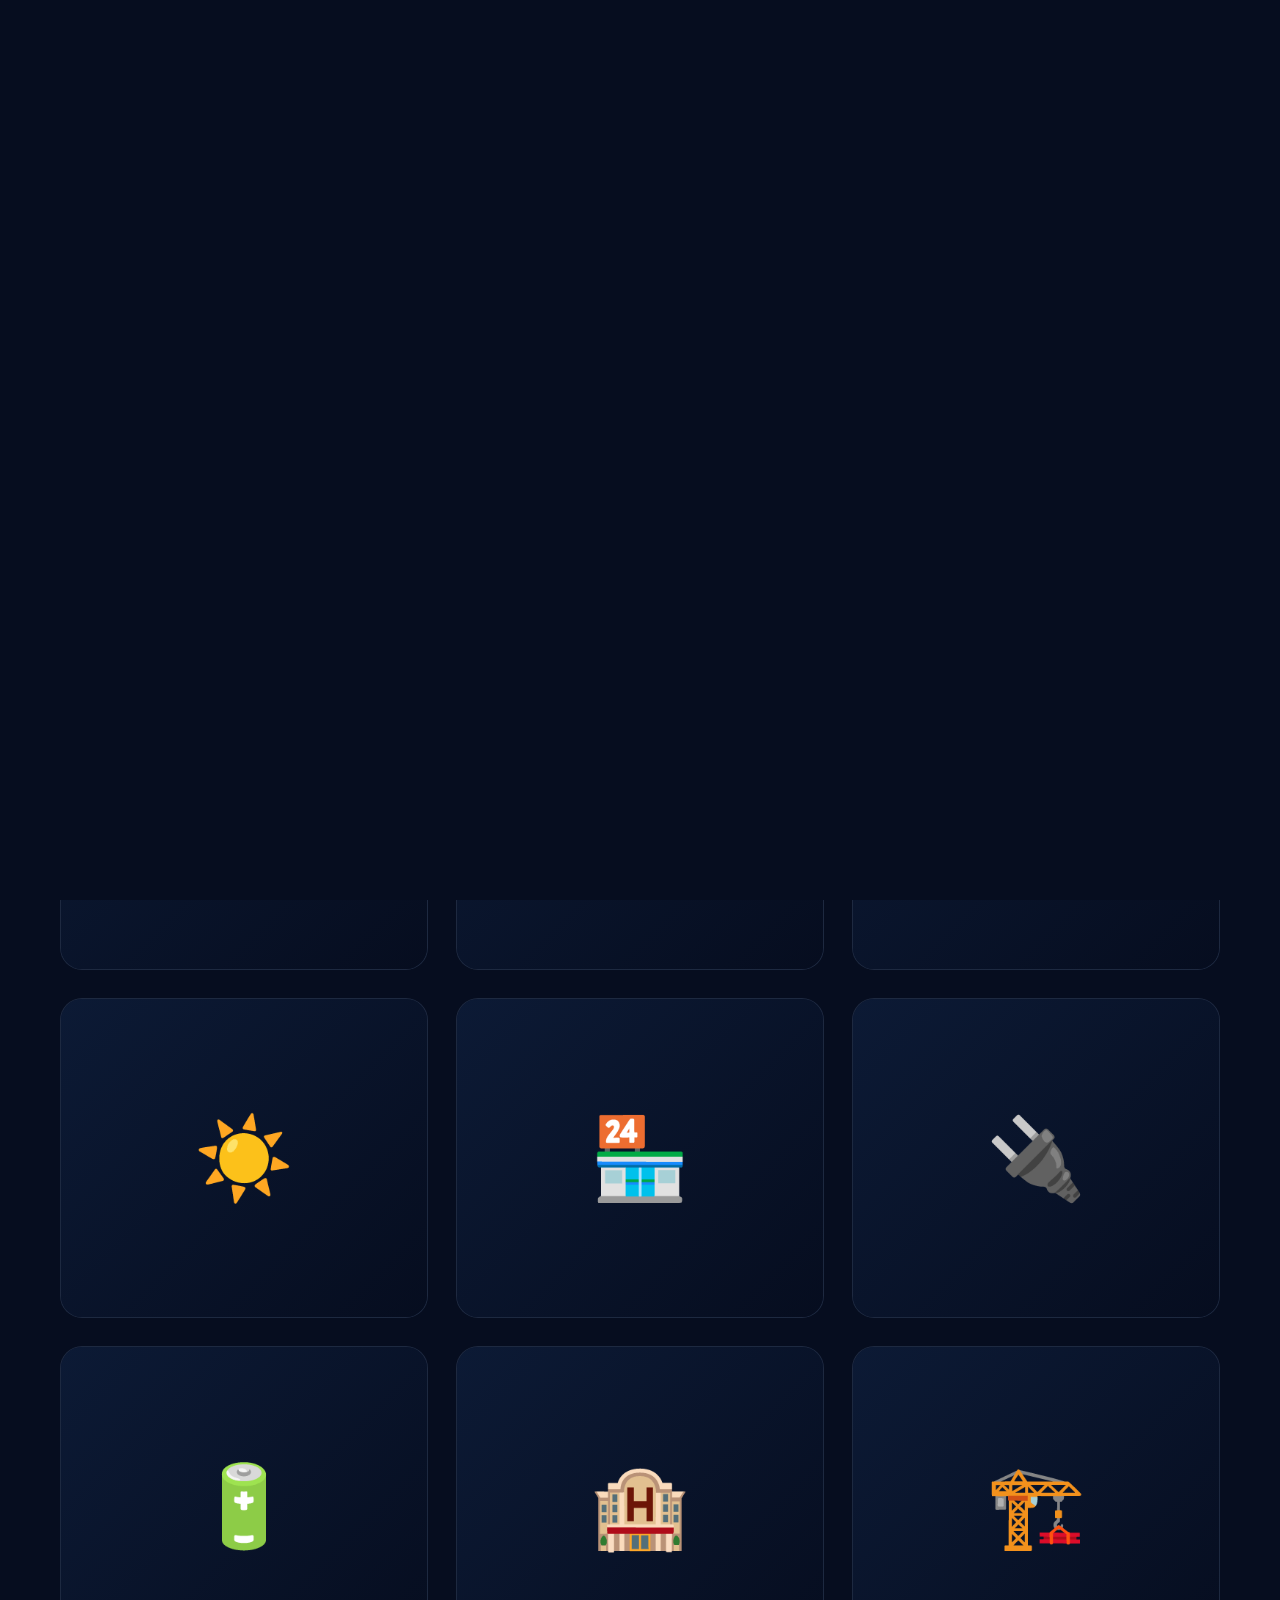
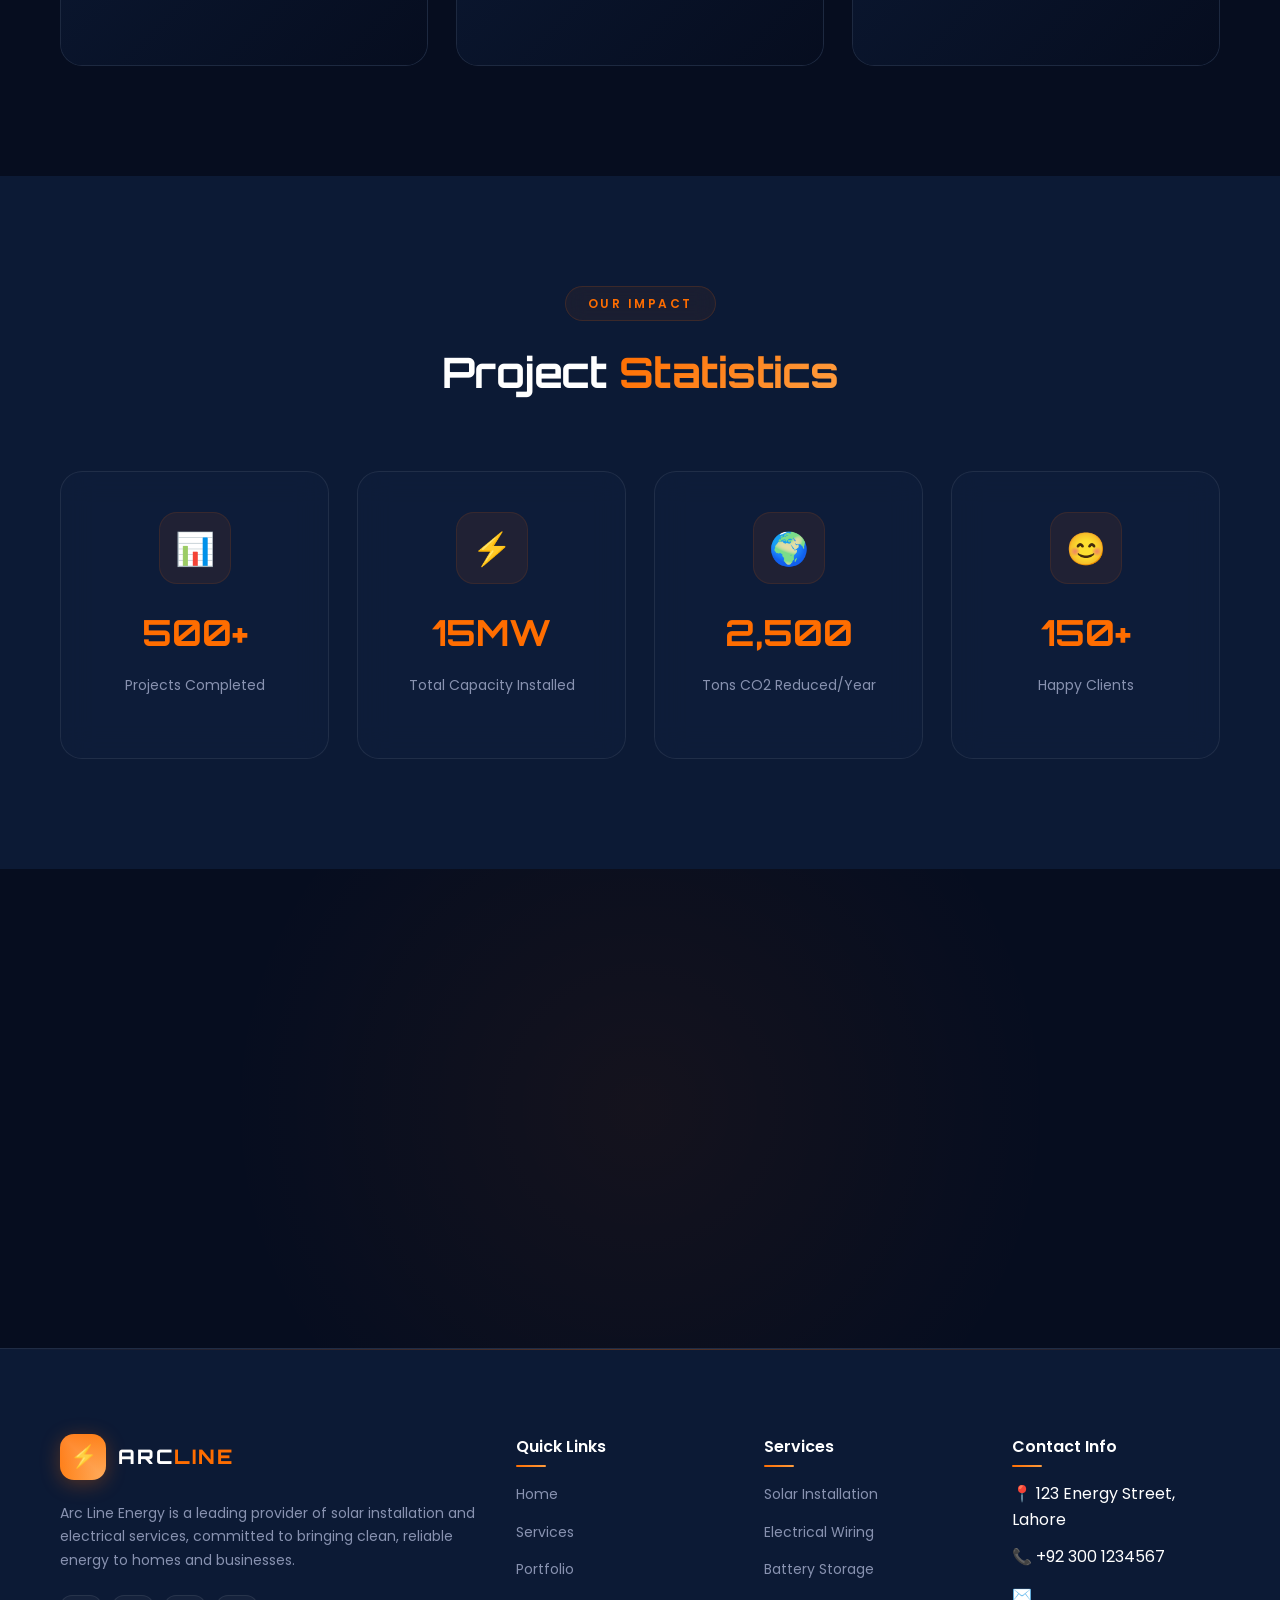
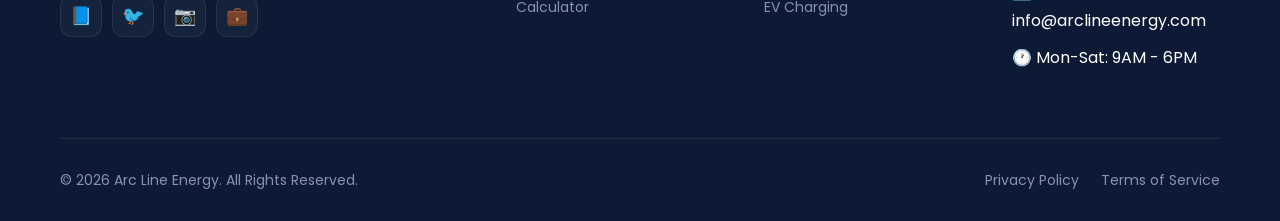
<file: portfolio.html>
<!DOCTYPE html>
<html lang="en">
<head>
    <meta charset="UTF-8">
    <meta name="viewport" content="width=device-width, initial-scale=1.0">
    <title>Portfolio - Arc Line Energy</title>
    <link rel="stylesheet" href="./css/style.css">
</head>
<body>
    <!-- Preloader -->
    <div class="preloader">
        <div class="preloader-spinner"></div>
    </div>

    <!-- Navbar -->
    <nav class="navbar">
        <div class="container">
            <a href="./index.html" class="logo">
                <div class="logo-icon">⚡</div>
                <div class="logo-text">ARC<span>LINE</span></div>
            </a>
            <div class="nav-links">
                <a href="./index.html">Home</a>
                <a href="./services.html">Services</a>
                <a href="./calculator.html">Calculator</a>
                <a href="./portfolio.html" class="active">Portfolio</a>
                <a href="./booking.html">Book Now</a>
                <a href="./contact.html">Contact</a>
                <a href="./booking.html" class="nav-cta">Get Quote</a>
            </div>
            <div class="hamburger">
                <span></span>
                <span></span>
                <span></span>
            </div>
        </div>
    </nav>

    <!-- Page Header -->
    <section class="hero" style="min-height: 50vh;">
        <div class="hero-bg">
            <div class="hero-grid"></div>
        </div>
        <div class="container">
            <div class="hero-content" style="text-align: center; max-width: 700px; margin: 0 auto;">
                <span class="section-tag">Our Work</span>
                <h1>Project <span>Portfolio</span></h1>
                <p>Take a look at our completed solar and electrical projects across the country.</p>
            </div>
        </div>
    </section>

    <!-- Portfolio Section -->
    <section class="section">
        <div class="container">
            <!-- Filter Buttons -->
            <div class="portfolio-filter reveal">
                <button class="filter-btn active" data-filter="all">All Projects</button>
                <button class="filter-btn" data-filter="solar">Solar</button>
                <button class="filter-btn" data-filter="electrical">Electrical</button>
                <button class="filter-btn" data-filter="commercial">Commercial</button>
            </div>

            <!-- Portfolio Grid -->
            <div class="portfolio-grid">
                <div class="portfolio-card reveal" data-category="solar">
                    <div class="portfolio-img">🌞</div>
                    <div class="portfolio-overlay">
                        <span class="tag">Solar</span>
                        <h4>10kW Home System</h4>
                        <p>Lahore - Residential rooftop installation</p>
                    </div>
                </div>

                <div class="portfolio-card reveal" data-category="electrical">
                    <div class="portfolio-img">⚡</div>
                    <div class="portfolio-overlay">
                        <span class="tag">Electrical</span>
                        <h4>Office Building Wiring</h4>
                        <p>Islamabad - Complete electrical rewiring</p>
                    </div>
                </div>

                <div class="portfolio-card reveal" data-category="commercial">
                    <div class="portfolio-img">🏭</div>
                    <div class="portfolio-overlay">
                        <span class="tag">Commercial</span>
                        <h4>50kW Factory System</h4>
                        <p>Faisalabad - Industrial solar installation</p>
                    </div>
                </div>

                <div class="portfolio-card reveal" data-category="solar">
                    <div class="portfolio-img">☀️</div>
                    <div class="portfolio-overlay">
                        <span class="tag">Solar</span>
                        <h4>5kW Villa System</h4>
                        <p>Karachi - Premium home installation</p>
                    </div>
                </div>

                <div class="portfolio-card reveal" data-category="commercial">
                    <div class="portfolio-img">🏪</div>
                    <div class="portfolio-overlay">
                        <span class="tag">Commercial</span>
                        <h4>Mall Solar Project</h4>
                        <p>Multan - 100kW commercial installation</p>
                    </div>
                </div>

                <div class="portfolio-card reveal" data-category="electrical">
                    <div class="portfolio-img">🔌</div>
                    <div class="portfolio-overlay">
                        <span class="tag">Electrical</span>
                        <h4>EV Charging Hub</h4>
                        <p>Peshawar - 10-station charging facility</p>
                    </div>
                </div>

                <div class="portfolio-card reveal" data-category="solar">
                    <div class="portfolio-img">🔋</div>
                    <div class="portfolio-overlay">
                        <span class="tag">Solar + Storage</span>
                        <h4>8kW + Battery System</h4>
                        <p>Gujranwala - Solar with backup storage</p>
                    </div>
                </div>

                <div class="portfolio-card reveal" data-category="commercial">
                    <div class="portfolio-img">🏨</div>
                    <div class="portfolio-overlay">
                        <span class="tag">Commercial</span>
                        <h4>Hotel Solar Array</h4>
                        <p>Murree - 200kW rooftop solar farm</p>
                    </div>
                </div>

                <div class="portfolio-card reveal" data-category="electrical">
                    <div class="portfolio-img">🏗️</div>
                    <div class="portfolio-overlay">
                        <span class="tag">Electrical</span>
                        <h4>Hospital Power System</h4>
                        <p>Lahore - Critical power infrastructure</p>
                    </div>
                </div>
            </div>
        </div>
    </section>

    <!-- Stats Section -->
    <section class="section" style="background: var(--primary-light);">
        <div class="container">
            <div class="section-header reveal">
                <span class="section-tag">Our Impact</span>
                <h2>Project <span>Statistics</span></h2>
            </div>
            <div class="services-grid" style="grid-template-columns: repeat(4, 1fr);">
                <div class="service-card reveal" style="text-align: center;">
                    <div class="service-icon" style="margin: 0 auto 20px;">📊</div>
                    <h3 style="font-size: 36px; color: var(--accent);">500+</h3>
                    <p>Projects Completed</p>
                </div>
                <div class="service-card reveal" style="text-align: center;">
                    <div class="service-icon" style="margin: 0 auto 20px;">⚡</div>
                    <h3 style="font-size: 36px; color: var(--accent);">15MW</h3>
                    <p>Total Capacity Installed</p>
                </div>
                <div class="service-card reveal" style="text-align: center;">
                    <div class="service-icon" style="margin: 0 auto 20px;">🌍</div>
                    <h3 style="font-size: 36px; color: var(--accent);">2,500</h3>
                    <p>Tons CO2 Reduced/Year</p>
                </div>
                <div class="service-card reveal" style="text-align: center;">
                    <div class="service-icon" style="margin: 0 auto 20px;">😊</div>
                    <h3 style="font-size: 36px; color: var(--accent);">150+</h3>
                    <p>Happy Clients</p>
                </div>
            </div>
        </div>
    </section>

    <!-- CTA Section -->
    <section class="cta-section">
        <div class="container">
            <div class="cta-content reveal">
                <h2>Want a Similar Project?</h2>
                <p>Get in touch with us to discuss your project requirements. We'll design a custom solution for your needs.</p>
                <a href="./booking.html" class="btn btn-primary">Start Your Project →</a>
            </div>
        </div>
    </section>

    <!-- Footer -->
    <footer class="footer">
        <div class="container">
            <div class="footer-grid">
                <div class="footer-about">
                    <a href="./index.html" class="logo">
                        <div class="logo-icon">⚡</div>
                        <div class="logo-text">ARC<span>LINE</span></div>
                    </a>
                    <p>Arc Line Energy is a leading provider of solar installation and electrical services, committed to bringing clean, reliable energy to homes and businesses.</p>
                    <div class="social-links">
                        <a href="#" class="social-link">📘</a>
                        <a href="#" class="social-link">🐦</a>
                        <a href="#" class="social-link">📷</a>
                        <a href="#" class="social-link">💼</a>
                    </div>
                </div>
                <div class="footer-col">
                    <h4>Quick Links</h4>
                    <ul>
                        <li><a href="./index.html">Home</a></li>
                        <li><a href="./services.html">Services</a></li>
                        <li><a href="./portfolio.html">Portfolio</a></li>
                        <li><a href="./calculator.html">Calculator</a></li>
                    </ul>
                </div>
                <div class="footer-col">
                    <h4>Services</h4>
                    <ul>
                        <li><a href="./services.html">Solar Installation</a></li>
                        <li><a href="./services.html">Electrical Wiring</a></li>
                        <li><a href="./services.html">Battery Storage</a></li>
                        <li><a href="./services.html">EV Charging</a></li>
                    </ul>
                </div>
                <div class="footer-col">
                    <h4>Contact Info</h4>
                    <ul>
                        <li>📍 123 Energy Street, Lahore</li>
                        <li>📞 +92 300 1234567</li>
                        <li>✉️ info@arclineenergy.com</li>
                        <li>🕐 Mon-Sat: 9AM - 6PM</li>
                    </ul>
                </div>
            </div>
            <div class="footer-bottom">
                <p>&copy; 2026 Arc Line Energy. All Rights Reserved.</p>
                <div class="footer-bottom-links">
                    <a href="#">Privacy Policy</a>
                    <a href="#">Terms of Service</a>
                </div>
            </div>
        </div>
    </footer>

    <button class="back-to-top">↑</button>
    <script src="./js/main.js"></script>
</body>
</html>
</file>
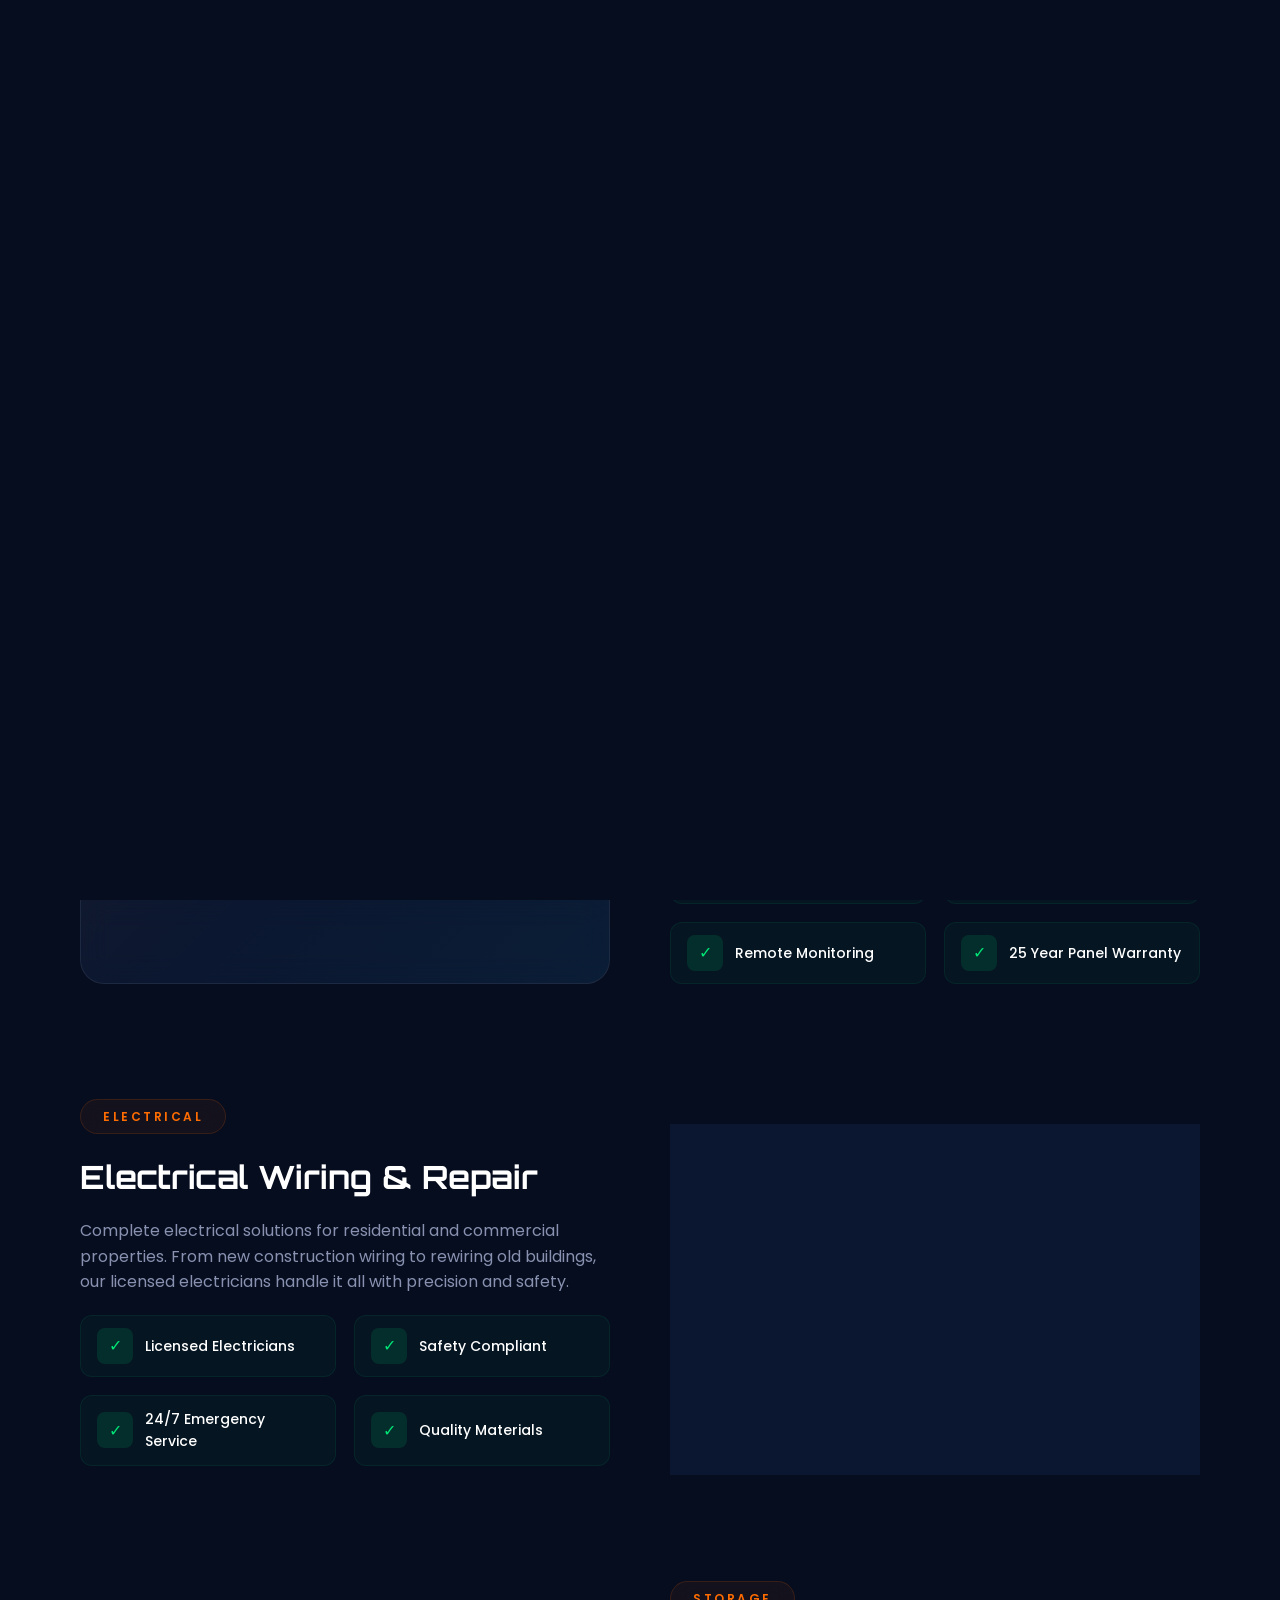
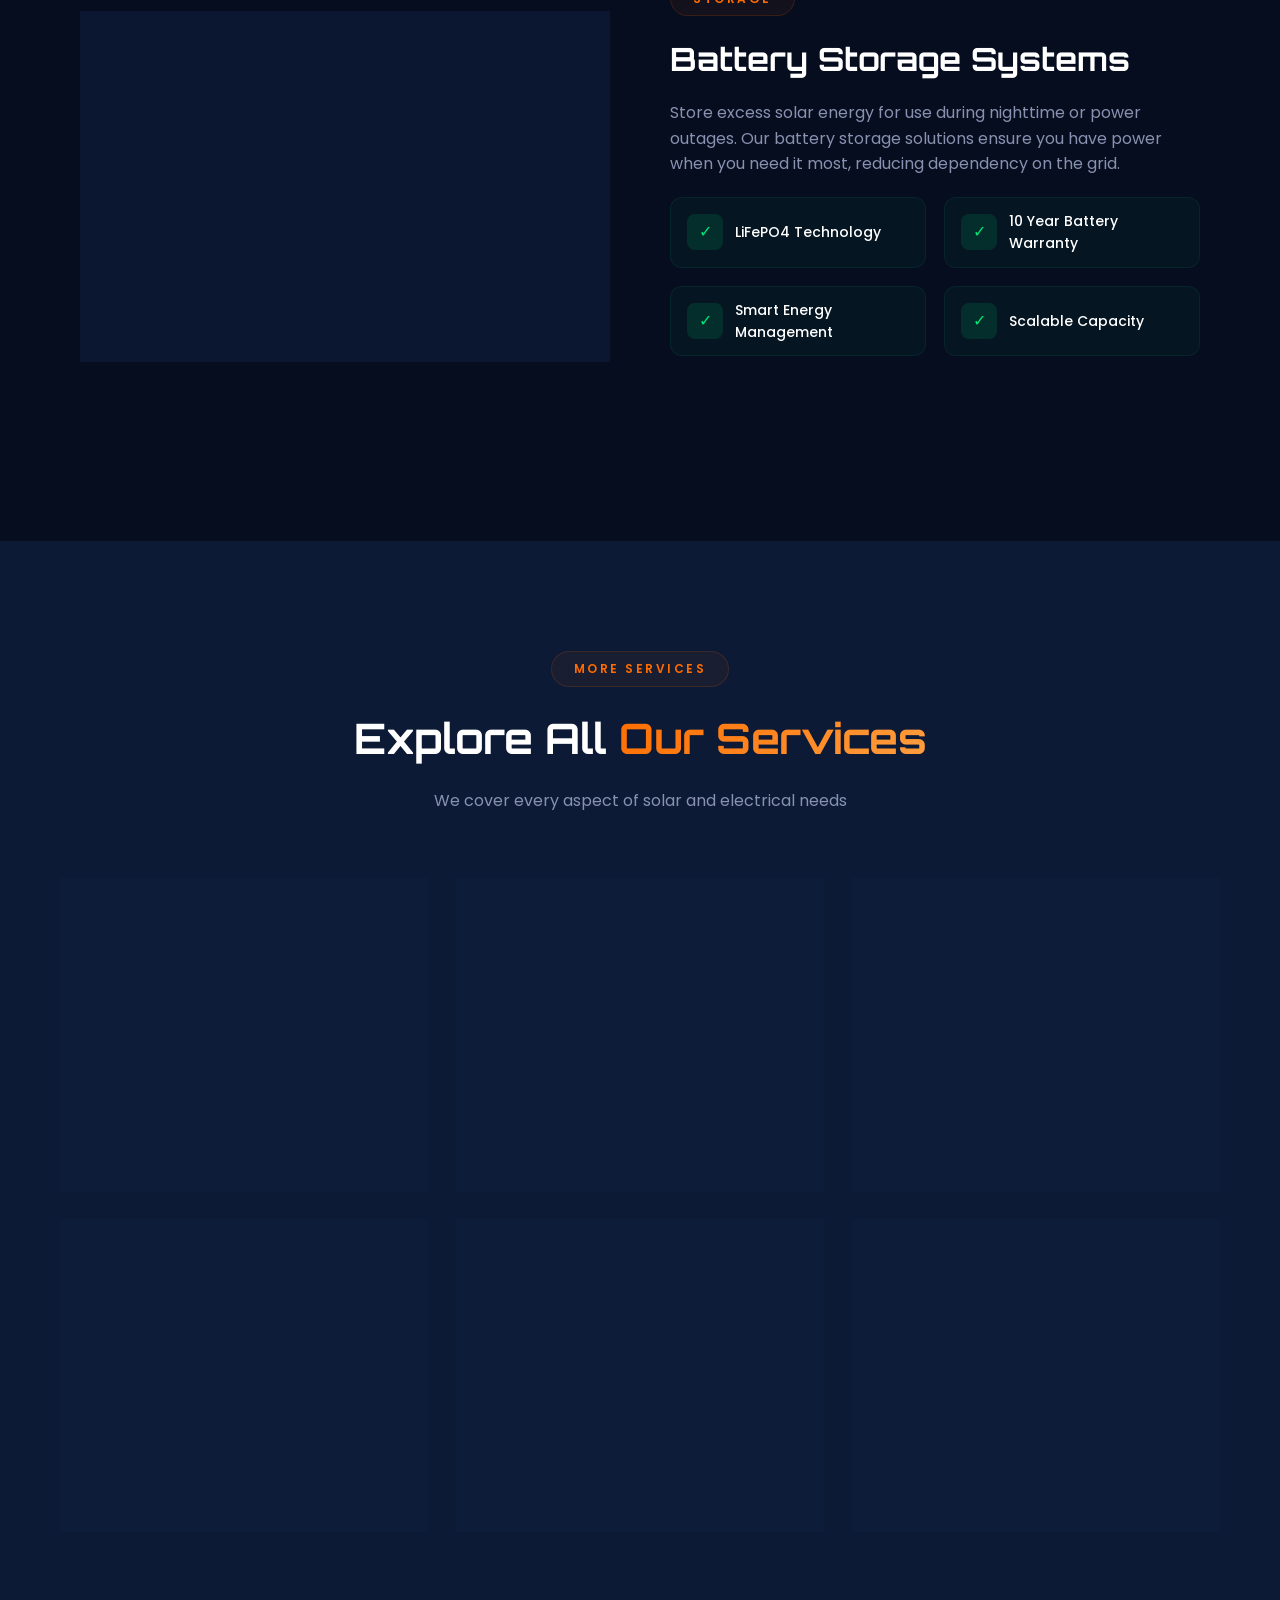
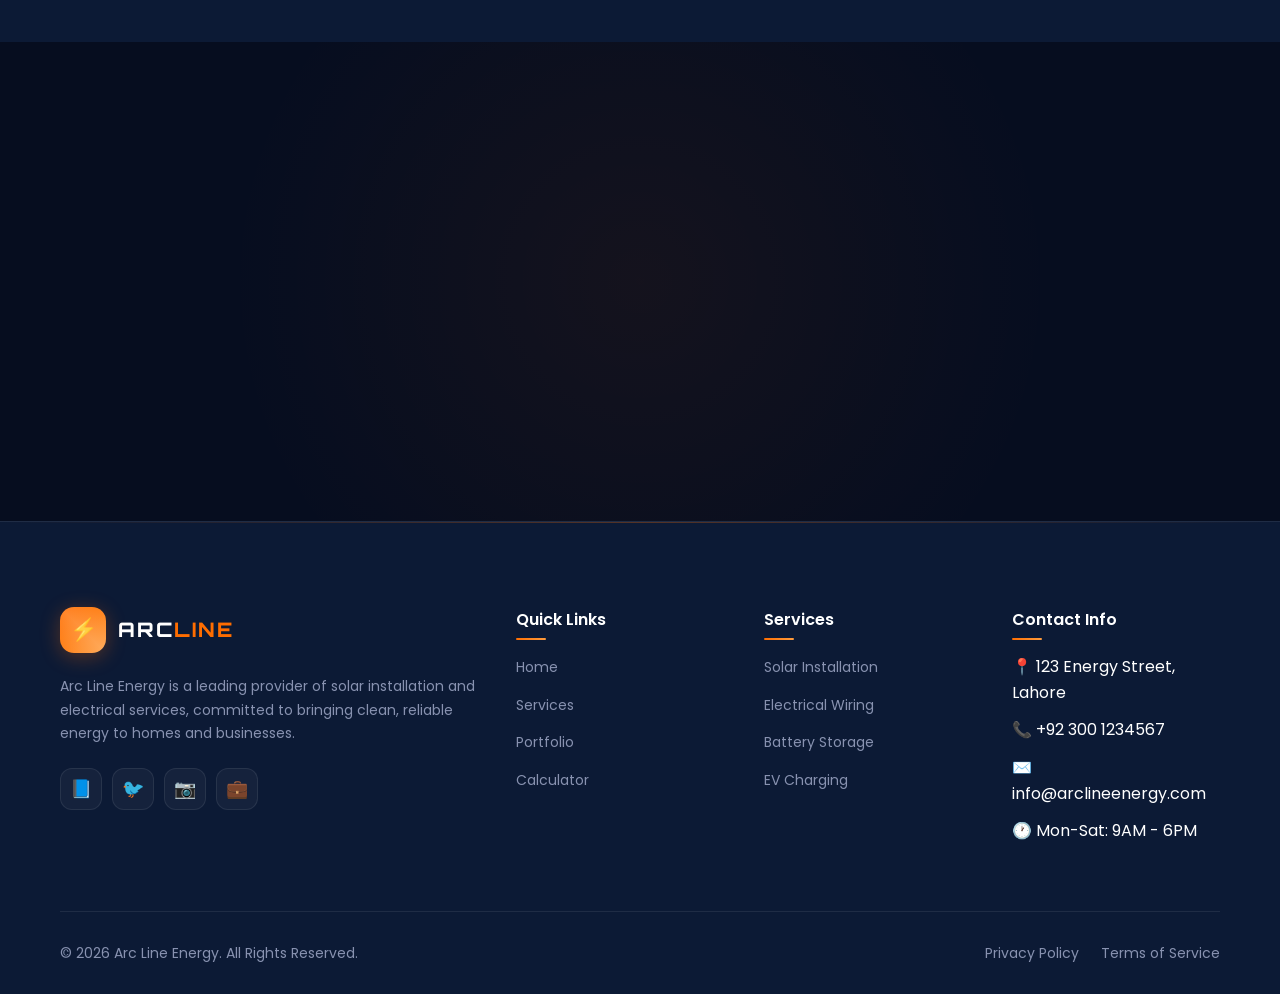
<file: services.html>
<!DOCTYPE html>
<html lang="en">
<head>
    <meta charset="UTF-8">
    <meta name="viewport" content="width=device-width, initial-scale=1.0">
    <title>Our Services - Arc Line Energy</title>
    <link rel="stylesheet" href="./css/style.css">
</head>
<body>
    <!-- Preloader -->
    <div class="preloader">
        <div class="preloader-spinner"></div>
    </div>

    <!-- Navbar -->
    <nav class="navbar">
        <div class="container">
            <a href="./index.html" class="logo">
                <div class="logo-icon">⚡</div>
                <div class="logo-text">ARC<span>LINE</span></div>
            </a>
            <div class="nav-links">
                <a href="./index.html">Home</a>
                <a href="./services.html" class="active">Services</a>
                <a href="./calculator.html">Calculator</a>
                <a href="./portfolio.html">Portfolio</a>
                <a href="./booking.html">Book Now</a>
                <a href="./contact.html">Contact</a>
                <a href="./booking.html" class="nav-cta">Get Quote</a>
            </div>
            <div class="hamburger">
                <span></span>
                <span></span>
                <span></span>
            </div>
        </div>
    </nav>

    <!-- Page Header -->
    <section class="hero" style="min-height: 50vh;">
        <div class="hero-bg">
            <div class="hero-grid"></div>
        </div>
        <div class="container">
            <div class="hero-content" style="text-align: center; max-width: 700px; margin: 0 auto;">
                <span class="section-tag">Our Services</span>
                <h1>Complete <span>Energy Solutions</span></h1>
                <p>From solar panel installation to complete electrical wiring, we provide end-to-end energy solutions for homes and businesses.</p>
            </div>
        </div>
    </section>

    <!-- Detailed Services -->
    <section class="section">
        <div class="container">
            <!-- Solar Installation -->
            <div class="about" style="padding: 40px 0;">
                <div class="container" style="display: grid; grid-template-columns: 1fr 1fr; gap: 60px; align-items: center;">
                    <div class="reveal-left">
                        <div class="about-img-box" style="height: 350px;">
                            🌞
                        </div>
                    </div>
                    <div class="reveal-right">
                        <span class="section-tag">Solar Energy</span>
                        <h2 style="font-size: 32px; margin-bottom: 15px;">Solar Panel <span>Installation</span></h2>
                        <p style="color: var(--gray); margin-bottom: 20px;">We install premium quality solar panels from top manufacturers. Our certified engineers ensure optimal placement for maximum energy generation. Every installation comes with a comprehensive warranty and monitoring system.</p>
                        <div class="about-features">
                            <div class="about-feature">
                                <div class="about-feature-icon">✓</div>
                                <span>Premium Panels (Tier-1)</span>
                            </div>
                            <div class="about-feature">
                                <div class="about-feature-icon">✓</div>
                                <span>Net Metering Setup</span>
                            </div>
                            <div class="about-feature">
                                <div class="about-feature-icon">✓</div>
                                <span>Remote Monitoring</span>
                            </div>
                            <div class="about-feature">
                                <div class="about-feature-icon">✓</div>
                                <span>25 Year Panel Warranty</span>
                            </div>
                        </div>
                    </div>
                </div>
            </div>

            <!-- Electrical Services -->
            <div class="about" style="padding: 40px 0;">
                <div class="container" style="display: grid; grid-template-columns: 1fr 1fr; gap: 60px; align-items: center;">
                    <div class="reveal-left" style="order: 2;">
                        <div class="about-img-box" style="height: 350px;">
                            ⚡
                        </div>
                    </div>
                    <div class="reveal-right" style="order: 1;">
                        <span class="section-tag">Electrical</span>
                        <h2 style="font-size: 32px; margin-bottom: 15px;">Electrical <span>Wiring & Repair</span></h2>
                        <p style="color: var(--gray); margin-bottom: 20px;">Complete electrical solutions for residential and commercial properties. From new construction wiring to rewiring old buildings, our licensed electricians handle it all with precision and safety.</p>
                        <div class="about-features">
                            <div class="about-feature">
                                <div class="about-feature-icon">✓</div>
                                <span>Licensed Electricians</span>
                            </div>
                            <div class="about-feature">
                                <div class="about-feature-icon">✓</div>
                                <span>Safety Compliant</span>
                            </div>
                            <div class="about-feature">
                                <div class="about-feature-icon">✓</div>
                                <span>24/7 Emergency Service</span>
                            </div>
                            <div class="about-feature">
                                <div class="about-feature-icon">✓</div>
                                <span>Quality Materials</span>
                            </div>
                        </div>
                    </div>
                </div>
            </div>

            <!-- Battery Storage -->
            <div class="about" style="padding: 40px 0;">
                <div class="container" style="display: grid; grid-template-columns: 1fr 1fr; gap: 60px; align-items: center;">
                    <div class="reveal-left">
                        <div class="about-img-box" style="height: 350px;">
                            🔋
                        </div>
                    </div>
                    <div class="reveal-right">
                        <span class="section-tag">Storage</span>
                        <h2 style="font-size: 32px; margin-bottom: 15px;">Battery <span>Storage Systems</span></h2>
                        <p style="color: var(--gray); margin-bottom: 20px;">Store excess solar energy for use during nighttime or power outages. Our battery storage solutions ensure you have power when you need it most, reducing dependency on the grid.</p>
                        <div class="about-features">
                            <div class="about-feature">
                                <div class="about-feature-icon">✓</div>
                                <span>LiFePO4 Technology</span>
                            </div>
                            <div class="about-feature">
                                <div class="about-feature-icon">✓</div>
                                <span>10 Year Battery Warranty</span>
                            </div>
                            <div class="about-feature">
                                <div class="about-feature-icon">✓</div>
                                <span>Smart Energy Management</span>
                            </div>
                            <div class="about-feature">
                                <div class="about-feature-icon">✓</div>
                                <span>Scalable Capacity</span>
                            </div>
                        </div>
                    </div>
                </div>
            </div>
        </div>
    </section>

    <!-- All Services Grid -->
    <section class="section" style="background: var(--primary-light);">
        <div class="container">
            <div class="section-header reveal">
                <span class="section-tag">More Services</span>
                <h2>Explore All <span>Our Services</span></h2>
                <p>We cover every aspect of solar and electrical needs</p>
            </div>
            <div class="services-grid">
                <div class="service-card reveal">
                    <div class="service-icon">🔌</div>
                    <h3>EV Charging Stations</h3>
                    <p>Install Level 2 and DC fast charging stations for electric vehicles at homes, offices, and public locations.</p>
                </div>
                <div class="service-card reveal">
                    <div class="service-icon">🔧</div>
                    <h3>Maintenance Plans</h3>
                    <p>Annual maintenance contracts to keep your solar and electrical systems in peak condition with regular inspections.</p>
                </div>
                <div class="service-card reveal">
                    <div class="service-icon">📊</div>
                    <h3>Energy Auditing</h3>
                    <p>Detailed energy audits to analyze consumption patterns and recommend optimization strategies for cost savings.</p>
                </div>
                <div class="service-card reveal">
                    <div class="service-icon">🏗️</div>
                    <h3>Solar Farm Development</h3>
                    <p>Large-scale solar farm design, development, and installation for commercial and utility-level projects.</p>
                </div>
                <div class="service-card reveal">
                    <div class="service-icon">💡</div>
                    <h3>Smart Lighting</h3>
                    <p>IoT-enabled smart lighting solutions for homes and offices with automatic controls and energy monitoring.</p>
                </div>
                <div class="service-card reveal">
                    <div class="service-icon">🛡️</div>
                    <h3>Surge Protection</h3>
                    <p>Complete surge protection systems to safeguard your electrical appliances and solar equipment from power spikes.</p>
                </div>
            </div>
        </div>
    </section>

    <!-- CTA Section -->
    <section class="cta-section">
        <div class="container">
            <div class="cta-content reveal">
                <h2>Need a Custom Solution?</h2>
                <p>Tell us about your energy needs and we'll design a perfect solution tailored to your requirements and budget.</p>
                <a href="./contact.html" class="btn btn-primary">Contact Us Today →</a>
            </div>
        </div>
    </section>

    <!-- Footer -->
    <footer class="footer">
        <div class="container">
            <div class="footer-grid">
                <div class="footer-about">
                    <a href="./index.html" class="logo">
                        <div class="logo-icon">⚡</div>
                        <div class="logo-text">ARC<span>LINE</span></div>
                    </a>
                    <p>Arc Line Energy is a leading provider of solar installation and electrical services, committed to bringing clean, reliable energy to homes and businesses.</p>
                    <div class="social-links">
                        <a href="#" class="social-link">📘</a>
                        <a href="#" class="social-link">🐦</a>
                        <a href="#" class="social-link">📷</a>
                        <a href="#" class="social-link">💼</a>
                    </div>
                </div>
                <div class="footer-col">
                    <h4>Quick Links</h4>
                    <ul>
                        <li><a href="./index.html">Home</a></li>
                        <li><a href="./services.html">Services</a></li>
                        <li><a href="./portfolio.html">Portfolio</a></li>
                        <li><a href="./calculator.html">Calculator</a></li>
                    </ul>
                </div>
                <div class="footer-col">
                    <h4>Services</h4>
                    <ul>
                        <li><a href="./services.html">Solar Installation</a></li>
                        <li><a href="./services.html">Electrical Wiring</a></li>
                        <li><a href="./services.html">Battery Storage</a></li>
                        <li><a href="./services.html">EV Charging</a></li>
                    </ul>
                </div>
                <div class="footer-col">
                    <h4>Contact Info</h4>
                    <ul>
                        <li>📍 123 Energy Street, Lahore</li>
                        <li>📞 +92 300 1234567</li>
                        <li>✉️ info@arclineenergy.com</li>
                        <li>🕐 Mon-Sat: 9AM - 6PM</li>
                    </ul>
                </div>
            </div>
            <div class="footer-bottom">
                <p>&copy; 2026 Arc Line Energy. All Rights Reserved.</p>
                <div class="footer-bottom-links">
                    <a href="#">Privacy Policy</a>
                    <a href="#">Terms of Service</a>
                </div>
            </div>
        </div>
    </footer>

    <button class="back-to-top">↑</button>
    <script src="./js/main.js"></script>
</body>
</html>
</file>
<file: css/style.css>
@import url('https://fonts.googleapis.com/css2?family=Poppins:wght@300;400;500;600;700;800;900&family=Orbitron:wght@400;500;600;700;800;900&display=swap');

:root {
    --primary: #060d1f;
    --primary-light: #0c1a35;
    --primary-card: #0f1f3d;
    --accent: #ff6d00;
    --accent-light: #ff9e40;
    --accent-glow: rgba(255, 109, 0, 0.3);
    --accent-glow-strong: rgba(255, 109, 0, 0.6);
    --green: #00e676;
    --green-glow: rgba(0, 230, 118, 0.3);
    --cyan: #00e5ff;
    --cyan-glow: rgba(0, 229, 255, 0.2);
    --purple: #7c4dff;
    --white: #ffffff;
    --gray: #8892b0;
    --light-gray: #ccd6f6;
    --gradient: linear-gradient(135deg, #ff6d00, #ff9e40);
    --gradient-cyan: linear-gradient(135deg, #00b8d4, #00e5ff);
    --gradient-green: linear-gradient(135deg, #00c853, #00e676);
    --gradient-purple: linear-gradient(135deg, #6200ea, #7c4dff);
    --gradient-hero: linear-gradient(135deg, #ff6d00 0%, #ff9e40 50%, #ffb74d 100%);
    --shadow: 0 20px 60px rgba(0, 0, 0, 0.4);
    --shadow-accent: 0 5px 30px rgba(255, 109, 0, 0.3);
    --shadow-glow: 0 0 40px rgba(255, 109, 0, 0.15);
    --glass: rgba(15, 31, 61, 0.6);
    --glass-border: rgba(255, 255, 255, 0.08);
}

* { margin: 0; padding: 0; box-sizing: border-box; }
html { scroll-behavior: smooth; }

::-webkit-scrollbar { width: 8px; }
::-webkit-scrollbar-track { background: var(--primary); }
::-webkit-scrollbar-thumb { background: var(--accent); border-radius: 4px; }
::-webkit-scrollbar-thumb:hover { background: var(--accent-light); }

body {
    font-family: 'Poppins', sans-serif;
    background: var(--primary);
    color: var(--white);
    overflow-x: hidden;
    line-height: 1.6;
    cursor: default;
}

h1, h2, h3, h4, h5, h6 {
    font-family: 'Orbitron', sans-serif;
    font-weight: 700;
}

a { text-decoration: none; color: inherit; }
ul { list-style: none; }

.container {
    max-width: 1200px;
    margin: 0 auto;
    padding: 0 20px;
}

/* ==================== CUSTOM CURSOR ==================== */
.cursor-dot {
    width: 8px;
    height: 8px;
    background: var(--accent);
    border-radius: 50%;
    position: fixed;
    top: 0;
    left: 0;
    pointer-events: none;
    z-index: 99998;
    transition: transform 0.1s ease;
    mix-blend-mode: difference;
}

.cursor-outline {
    width: 40px;
    height: 40px;
    border: 2px solid rgba(255, 109, 0, 0.5);
    border-radius: 50%;
    position: fixed;
    top: 0;
    left: 0;
    pointer-events: none;
    z-index: 99997;
    transition: all 0.15s ease;
}

.cursor-outline.hover {
    transform: scale(1.8);
    border-color: var(--accent);
    background: rgba(255, 109, 0, 0.05);
}

@media (max-width: 768px) {
    .cursor-dot, .cursor-outline { display: none; }
}

/* ==================== PRELOADER ==================== */
.preloader {
    position: fixed;
    top: 0; left: 0;
    width: 100%; height: 100%;
    background: var(--primary);
    display: flex;
    flex-direction: column;
    align-items: center;
    justify-content: center;
    z-index: 99999;
    transition: opacity 0.8s cubic-bezier(0.4, 0, 0.2, 1), visibility 0.8s;
}

.preloader.hidden {
    opacity: 0;
    visibility: hidden;
}

.preloader-logo {
    font-family: 'Orbitron', sans-serif;
    font-size: 28px;
    font-weight: 900;
    margin-bottom: 30px;
    animation: preloaderPulse 1.5s ease-in-out infinite;
}

.preloader-logo span { color: var(--accent); }

.preloader-bar {
    width: 200px;
    height: 3px;
    background: var(--primary-light);
    border-radius: 3px;
    overflow: hidden;
}

.preloader-bar::after {
    content: '';
    display: block;
    width: 40%;
    height: 100%;
    background: var(--gradient);
    border-radius: 3px;
    animation: preloaderSlide 1.2s ease-in-out infinite;
}

@keyframes preloaderSlide {
    0% { transform: translateX(-100%); }
    100% { transform: translateX(350%); }
}

@keyframes preloaderPulse {
    0%, 100% { opacity: 0.5; transform: scale(0.98); }
    50% { opacity: 1; transform: scale(1); }
}

/* ==================== PARTICLES CANVAS ==================== */
#particles-canvas {
    position: fixed;
    top: 0; left: 0;
    width: 100%; height: 100%;
    z-index: 0;
    pointer-events: none;
}

/* ==================== NAVBAR ==================== */
.navbar {
    position: fixed;
    top: 0; left: 0;
    width: 100%;
    z-index: 1000;
    padding: 20px 0;
    transition: all 0.4s cubic-bezier(0.4, 0, 0.2, 1);
}

.navbar.scrolled {
    background: rgba(6, 13, 31, 0.92);
    backdrop-filter: blur(25px) saturate(180%);
    -webkit-backdrop-filter: blur(25px) saturate(180%);
    padding: 12px 0;
    box-shadow: 0 1px 30px rgba(0, 0, 0, 0.3), 0 1px 0 var(--glass-border);
    border-bottom: 1px solid var(--glass-border);
}

.navbar .container {
    display: flex;
    align-items: center;
    justify-content: space-between;
}

.logo {
    display: flex;
    align-items: center;
    gap: 12px;
}

.logo-icon {
    width: 46px; height: 46px;
    background: var(--gradient);
    border-radius: 14px;
    display: flex;
    align-items: center;
    justify-content: center;
    font-size: 22px;
    font-weight: 900;
    color: var(--white);
    position: relative;
    overflow: hidden;
    box-shadow: 0 4px 20px rgba(255, 109, 0, 0.3);
    transition: transform 0.3s ease, box-shadow 0.3s ease;
}

.logo:hover .logo-icon {
    transform: rotate(-10deg) scale(1.1);
    box-shadow: 0 6px 30px rgba(255, 109, 0, 0.5);
}

.logo-icon::after {
    content: '';
    position: absolute;
    top: -50%; left: -50%;
    width: 200%; height: 200%;
    background: linear-gradient(45deg, transparent 30%, rgba(255,255,255,0.15) 50%, transparent 70%);
    animation: shimmer 4s infinite;
}

@keyframes shimmer {
    0% { transform: translateX(-100%) rotate(45deg); }
    100% { transform: translateX(100%) rotate(45deg); }
}

.logo-text {
    font-family: 'Orbitron', sans-serif;
    font-size: 20px;
    font-weight: 800;
    letter-spacing: 2px;
}

.logo-text span { color: var(--accent); }

.nav-links {
    display: flex;
    align-items: center;
    gap: 32px;
}

.nav-links a {
    font-size: 13px;
    font-weight: 500;
    text-transform: uppercase;
    letter-spacing: 1.5px;
    position: relative;
    padding: 5px 0;
    transition: color 0.3s ease;
    color: var(--light-gray);
}

.nav-links a::after {
    content: '';
    position: absolute;
    bottom: -2px; left: 50%;
    width: 0; height: 2px;
    background: var(--gradient);
    transition: all 0.3s cubic-bezier(0.4, 0, 0.2, 1);
    transform: translateX(-50%);
    border-radius: 2px;
}

.nav-links a:hover { color: var(--accent); }
.nav-links a:hover::after { width: 100%; }
.nav-links a.active { color: var(--accent); }
.nav-links a.active::after { width: 100%; }

.nav-cta {
    background: var(--gradient) !important;
    color: var(--white) !important;
    padding: 10px 26px !important;
    border-radius: 25px !important;
    font-weight: 600 !important;
    box-shadow: 0 4px 15px rgba(255, 109, 0, 0.3);
    transition: all 0.3s ease !important;
}

.nav-cta:hover {
    transform: translateY(-2px) !important;
    box-shadow: 0 8px 30px rgba(255, 109, 0, 0.5) !important;
}

.nav-cta::after { display: none !important; }

.hamburger {
    display: none;
    flex-direction: column;
    gap: 6px;
    cursor: pointer;
    z-index: 1001;
    padding: 5px;
}

.hamburger span {
    width: 28px; height: 2.5px;
    background: var(--white);
    border-radius: 3px;
    transition: all 0.3s cubic-bezier(0.4, 0, 0.2, 1);
    transform-origin: center;
}

.hamburger.active span:nth-child(1) { transform: rotate(45deg) translate(6px, 6px); }
.hamburger.active span:nth-child(2) { opacity: 0; transform: scaleX(0); }
.hamburger.active span:nth-child(3) { transform: rotate(-45deg) translate(6px, -6px); }

/* ==================== HERO SECTION ==================== */
.hero {
    min-height: 100vh;
    display: flex;
    align-items: center;
    position: relative;
    overflow: hidden;
    padding-top: 80px;
}

.hero-bg {
    position: absolute;
    top: 0; left: 0;
    width: 100%; height: 100%;
    overflow: hidden;
}

.hero-bg .orb {
    position: absolute;
    border-radius: 50%;
    filter: blur(80px);
    animation: orbFloat 10s ease-in-out infinite;
}

.hero-bg .orb-1 {
    width: 600px; height: 600px;
    background: rgba(255, 109, 0, 0.08);
    top: -20%; right: -10%;
    animation-delay: 0s;
}

.hero-bg .orb-2 {
    width: 500px; height: 500px;
    background: rgba(0, 230, 118, 0.05);
    bottom: -20%; left: -5%;
    animation-delay: -3s;
}

.hero-bg .orb-3 {
    width: 300px; height: 300px;
    background: rgba(0, 229, 255, 0.04);
    top: 40%; left: 40%;
    animation-delay: -6s;
}

@keyframes orbFloat {
    0%, 100% { transform: translate(0, 0) scale(1); }
    33% { transform: translate(30px, -20px) scale(1.05); }
    66% { transform: translate(-20px, 20px) scale(0.95); }
}

.hero-grid {
    position: absolute;
    top: 0; left: 0;
    width: 100%; height: 100%;
    background-image:
        linear-gradient(rgba(255, 109, 0, 0.02) 1px, transparent 1px),
        linear-gradient(90deg, rgba(255, 109, 0, 0.02) 1px, transparent 1px);
    background-size: 60px 60px;
    mask-image: radial-gradient(ellipse at center, black 30%, transparent 70%);
    -webkit-mask-image: radial-gradient(ellipse at center, black 30%, transparent 70%);
}

.hero-line {
    position: absolute;
    width: 1px;
    height: 120px;
    background: linear-gradient(to bottom, transparent, var(--accent), transparent);
    animation: heroLine 3s ease-in-out infinite;
}

.hero-line:nth-child(2) { left: 20%; animation-delay: 0.5s; }
.hero-line:nth-child(3) { left: 40%; animation-delay: 1s; }
.hero-line:nth-child(4) { left: 60%; animation-delay: 1.5s; }
.hero-line:nth-child(5) { left: 80%; animation-delay: 2s; }

@keyframes heroLine {
    0% { top: -120px; opacity: 0; }
    50% { opacity: 1; }
    100% { top: 110%; opacity: 0; }
}

.hero .container {
    display: grid;
    grid-template-columns: 1fr 1fr;
    gap: 60px;
    align-items: center;
    position: relative;
    z-index: 2;
}

.hero-content { animation: slideInLeft 1s cubic-bezier(0.4, 0, 0.2, 1) forwards; }

@keyframes slideInLeft {
    from { opacity: 0; transform: translateX(-60px); }
    to { opacity: 1; transform: translateX(0); }
}

.hero-badge {
    display: inline-flex;
    align-items: center;
    gap: 10px;
    background: rgba(255, 109, 0, 0.06);
    border: 1px solid rgba(255, 109, 0, 0.2);
    padding: 8px 22px;
    border-radius: 30px;
    font-size: 13px;
    font-weight: 500;
    color: var(--accent);
    margin-bottom: 28px;
    backdrop-filter: blur(10px);
    animation: badgeGlow 3s ease-in-out infinite;
}

@keyframes badgeGlow {
    0%, 100% { box-shadow: 0 0 0 0 rgba(255, 109, 0, 0.2); }
    50% { box-shadow: 0 0 20px 0 rgba(255, 109, 0, 0.1); }
}

.hero-badge .dot {
    width: 8px; height: 8px;
    background: var(--accent);
    border-radius: 50%;
    animation: blink 1.5s infinite;
    box-shadow: 0 0 10px var(--accent);
}

@keyframes blink {
    0%, 100% { opacity: 1; }
    50% { opacity: 0.3; }
}

.hero h1 {
    font-size: 54px;
    line-height: 1.08;
    margin-bottom: 22px;
    letter-spacing: -1px;
}

.hero h1 span {
    background: var(--gradient-hero);
    -webkit-background-clip: text;
    -webkit-text-fill-color: transparent;
    background-clip: text;
    position: relative;
}

.hero h1 .typing-text {
    background: var(--gradient-hero);
    -webkit-background-clip: text;
    -webkit-text-fill-color: transparent;
    background-clip: text;
}

.type-cursor {
    -webkit-text-fill-color: var(--accent);
    animation: cursorBlink 0.8s infinite;
    font-weight: 300;
}

@keyframes cursorBlink {
    0%, 100% { opacity: 1; }
    50% { opacity: 0; }
}

.hero p {
    font-size: 17px;
    color: var(--gray);
    margin-bottom: 38px;
    max-width: 520px;
    line-height: 1.8;
}

.hero-buttons {
    display: flex;
    gap: 16px;
    margin-bottom: 55px;
}

/* ==================== BUTTONS ==================== */
.btn {
    display: inline-flex;
    align-items: center;
    gap: 10px;
    padding: 15px 34px;
    border-radius: 50px;
    font-family: 'Poppins', sans-serif;
    font-size: 15px;
    font-weight: 600;
    cursor: pointer;
    transition: all 0.3s cubic-bezier(0.4, 0, 0.2, 1);
    border: none;
    position: relative;
    overflow: hidden;
}

.btn::before {
    content: '';
    position: absolute;
    top: 0; left: -100%;
    width: 100%; height: 100%;
    background: linear-gradient(90deg, transparent, rgba(255,255,255,0.15), transparent);
    transition: left 0.5s ease;
}

.btn:hover::before { left: 100%; }

.btn-primary {
    background: var(--gradient);
    color: var(--white);
    box-shadow: 0 4px 20px rgba(255, 109, 0, 0.3);
}

.btn-primary:hover {
    transform: translateY(-3px);
    box-shadow: 0 10px 40px rgba(255, 109, 0, 0.45);
}

.btn-secondary {
    background: transparent;
    color: var(--white);
    border: 2px solid rgba(255, 255, 255, 0.12);
    backdrop-filter: blur(5px);
}

.btn-secondary:hover {
    border-color: var(--accent);
    color: var(--accent);
    transform: translateY(-3px);
    box-shadow: 0 5px 25px rgba(255, 109, 0, 0.15);
}

/* ==================== HERO STATS ==================== */
.hero-stats {
    display: flex;
    gap: 45px;
}

.stat { text-align: center; }

.stat-number {
    font-family: 'Orbitron', sans-serif;
    font-size: 34px;
    font-weight: 700;
    color: var(--accent);
    display: block;
    text-shadow: 0 0 30px rgba(255, 109, 0, 0.3);
}

.stat-label {
    font-size: 12px;
    color: var(--gray);
    text-transform: uppercase;
    letter-spacing: 1.5px;
    margin-top: 4px;
}

/* ==================== HERO VISUAL ==================== */
.hero-visual {
    display: flex;
    justify-content: center;
    align-items: center;
    animation: slideInRight 1s cubic-bezier(0.4, 0, 0.2, 1) forwards;
}

@keyframes slideInRight {
    from { opacity: 0; transform: translateX(60px); }
    to { opacity: 1; transform: translateX(0); }
}

.hero-card {
    width: 420px; height: 420px;
    background: var(--glass);
    backdrop-filter: blur(20px);
    border-radius: 30px;
    border: 1px solid var(--glass-border);
    position: relative;
    display: flex;
    align-items: center;
    justify-content: center;
    overflow: hidden;
    animation: cardFloat 6s ease-in-out infinite;
}

@keyframes cardFloat {
    0%, 100% { transform: translateY(0); }
    50% { transform: translateY(-15px); }
}

.hero-card::before {
    content: '';
    position: absolute;
    inset: -2px;
    background: conic-gradient(from 0deg, var(--accent), transparent, var(--accent), transparent, var(--accent));
    border-radius: 31px;
    z-index: -1;
    opacity: 0.15;
    animation: borderRotate 8s linear infinite;
}

@keyframes borderRotate {
    to { transform: rotate(360deg); }
}

.hero-card-inner {
    position: relative;
    text-align: center;
}

.solar-orbit {
    width: 200px; height: 200px;
    position: relative;
    margin: 0 auto 20px;
}

.solar-center {
    position: absolute;
    top: 50%; left: 50%;
    transform: translate(-50%, -50%);
    font-size: 70px;
    z-index: 2;
    filter: drop-shadow(0 0 20px rgba(255, 165, 0, 0.5));
}

.orbit-ring {
    position: absolute;
    top: 50%; left: 50%;
    border: 1px solid rgba(255, 109, 0, 0.15);
    border-radius: 50%;
    animation: orbitSpin linear infinite;
}

.orbit-ring-1 {
    width: 140px; height: 140px;
    margin: -70px 0 0 -70px;
    animation-duration: 8s;
}

.orbit-ring-2 {
    width: 200px; height: 200px;
    margin: -100px 0 0 -100px;
    animation-duration: 12s;
    animation-direction: reverse;
    border-style: dashed;
}

.orbit-ring-3 {
    width: 260px; height: 260px;
    margin: -130px 0 0 -130px;
    animation-duration: 16s;
}

.orbit-dot {
    position: absolute;
    top: -4px; left: 50%;
    width: 8px; height: 8px;
    background: var(--accent);
    border-radius: 50%;
    box-shadow: 0 0 10px var(--accent);
    margin-left: -4px;
}

@keyframes orbitSpin {
    to { transform: rotate(360deg); }
}

.hero-card-content {
    background: rgba(6, 13, 31, 0.7);
    backdrop-filter: blur(10px);
    padding: 18px 22px;
    border-radius: 14px;
    border: 1px solid var(--glass-border);
    margin: 0 30px;
}

.hero-card-content h4 {
    font-size: 14px;
    color: var(--accent);
    margin-bottom: 4px;
    font-family: 'Poppins', sans-serif;
    font-weight: 600;
}

.hero-card-content p {
    font-size: 13px;
    color: var(--gray);
    margin: 0;
}

/* ==================== SECTION STYLES ==================== */
.section {
    padding: 110px 0;
    position: relative;
}

.section-header {
    text-align: center;
    margin-bottom: 65px;
}

.section-tag {
    display: inline-block;
    background: rgba(255, 109, 0, 0.06);
    border: 1px solid rgba(255, 109, 0, 0.15);
    color: var(--accent);
    padding: 7px 22px;
    border-radius: 30px;
    font-size: 12px;
    font-weight: 600;
    text-transform: uppercase;
    letter-spacing: 2.5px;
    margin-bottom: 18px;
    backdrop-filter: blur(10px);
}

.section-header h2 {
    font-size: 42px;
    margin-bottom: 16px;
    letter-spacing: -0.5px;
}

.section-header h2 span {
    background: var(--gradient);
    -webkit-background-clip: text;
    -webkit-text-fill-color: transparent;
    background-clip: text;
}

.section-header p {
    color: var(--gray);
    max-width: 580px;
    margin: 0 auto;
    font-size: 16px;
}

/* ==================== SERVICES ==================== */
.services-grid {
    display: grid;
    grid-template-columns: repeat(3, 1fr);
    gap: 28px;
}

.service-card {
    background: var(--glass);
    backdrop-filter: blur(15px);
    border-radius: 22px;
    padding: 40px 30px;
    border: 1px solid var(--glass-border);
    transition: all 0.5s cubic-bezier(0.4, 0, 0.2, 1);
    position: relative;
    overflow: hidden;
}

.service-card::before {
    content: '';
    position: absolute;
    top: 0; left: 0;
    width: 100%; height: 3px;
    background: var(--gradient);
    transform: scaleX(0);
    transform-origin: left;
    transition: transform 0.5s cubic-bezier(0.4, 0, 0.2, 1);
}

.service-card::after {
    content: '';
    position: absolute;
    top: -50%; left: -50%;
    width: 200%; height: 200%;
    background: radial-gradient(circle at center, rgba(255, 109, 0, 0.03), transparent 60%);
    opacity: 0;
    transition: opacity 0.5s ease;
}

.service-card:hover {
    transform: translateY(-12px);
    border-color: rgba(255, 109, 0, 0.15);
    box-shadow: 0 20px 60px rgba(0, 0, 0, 0.3), 0 0 40px rgba(255, 109, 0, 0.05);
}

.service-card:hover::before { transform: scaleX(1); }
.service-card:hover::after { opacity: 1; }

.service-icon {
    width: 72px; height: 72px;
    background: rgba(255, 109, 0, 0.08);
    border: 1px solid rgba(255, 109, 0, 0.1);
    border-radius: 18px;
    display: flex;
    align-items: center;
    justify-content: center;
    font-size: 32px;
    margin-bottom: 25px;
    transition: all 0.4s cubic-bezier(0.4, 0, 0.2, 1);
    position: relative;
    z-index: 1;
}

.service-card:hover .service-icon {
    background: var(--gradient);
    border-color: var(--accent);
    transform: scale(1.1) rotate(-5deg);
    box-shadow: 0 8px 25px rgba(255, 109, 0, 0.3);
}

.service-card h3 {
    font-size: 19px;
    margin-bottom: 12px;
    position: relative;
    z-index: 1;
}

.service-card p {
    color: var(--gray);
    font-size: 14px;
    margin-bottom: 20px;
    line-height: 1.7;
    position: relative;
    z-index: 1;
}

.service-link {
    color: var(--accent);
    font-weight: 600;
    font-size: 14px;
    display: inline-flex;
    align-items: center;
    gap: 6px;
    transition: all 0.3s ease;
    position: relative;
    z-index: 1;
}

.service-link::after {
    content: '→';
    transition: transform 0.3s ease;
}

.service-link:hover::after { transform: translateX(5px); }

/* ==================== ABOUT ==================== */
.about .container {
    display: grid;
    grid-template-columns: 1fr 1fr;
    gap: 70px;
    align-items: center;
}

.about-image { position: relative; }

.about-img-box {
    width: 100%; height: 450px;
    background: var(--glass);
    backdrop-filter: blur(15px);
    border-radius: 24px;
    border: 1px solid var(--glass-border);
    display: flex;
    align-items: center;
    justify-content: center;
    font-size: 120px;
    position: relative;
    overflow: hidden;
}

.about-img-box::before {
    content: '';
    position: absolute;
    inset: 0;
    background: linear-gradient(135deg, rgba(255, 109, 0, 0.05), transparent 50%, rgba(0, 229, 255, 0.03));
}

.about-img-box::after {
    content: '';
    position: absolute;
    top: -2px; left: -2px; right: -2px; bottom: -2px;
    background: var(--gradient);
    border-radius: 25px;
    z-index: -1;
    opacity: 0;
    transition: opacity 0.5s ease;
}

.about:hover .about-img-box::after { opacity: 0.15; }

.about-experience {
    position: absolute;
    bottom: -22px; right: -22px;
    background: var(--gradient);
    padding: 28px;
    border-radius: 18px;
    text-align: center;
    box-shadow: 0 10px 40px rgba(255, 109, 0, 0.3);
    animation: badgeBounce 3s ease-in-out infinite;
}

@keyframes badgeBounce {
    0%, 100% { transform: translateY(0); }
    50% { transform: translateY(-5px); }
}

.about-experience .number {
    font-family: 'Orbitron', sans-serif;
    font-size: 38px;
    font-weight: 800;
    display: block;
}

.about-experience .text {
    font-size: 11px;
    text-transform: uppercase;
    letter-spacing: 2px;
    font-weight: 500;
}

.about-content h2 {
    font-size: 38px;
    margin-bottom: 20px;
}

.about-content h2 span {
    background: var(--gradient);
    -webkit-background-clip: text;
    -webkit-text-fill-color: transparent;
    background-clip: text;
}

.about-content > p {
    color: var(--gray);
    margin-bottom: 30px;
    line-height: 1.8;
}

.about-features {
    display: grid;
    grid-template-columns: 1fr 1fr;
    gap: 18px;
    margin-bottom: 35px;
}

.about-feature {
    display: flex;
    align-items: center;
    gap: 12px;
    padding: 12px 16px;
    background: rgba(0, 230, 118, 0.04);
    border: 1px solid rgba(0, 230, 118, 0.08);
    border-radius: 12px;
    transition: all 0.3s ease;
}

.about-feature:hover {
    background: rgba(0, 230, 118, 0.08);
    border-color: rgba(0, 230, 118, 0.15);
    transform: translateX(3px);
}

.about-feature-icon {
    width: 36px; height: 36px;
    background: rgba(0, 230, 118, 0.12);
    border-radius: 8px;
    display: flex;
    align-items: center;
    justify-content: center;
    color: var(--green);
    font-size: 16px;
    flex-shrink: 0;
}

.about-feature span {
    font-size: 14px;
    font-weight: 500;
}

/* ==================== PRICING ==================== */
.pricing-grid {
    display: grid;
    grid-template-columns: repeat(3, 1fr);
    gap: 28px;
    align-items: center;
}

.pricing-card {
    background: var(--glass);
    backdrop-filter: blur(15px);
    border-radius: 24px;
    padding: 44px 32px;
    border: 1px solid var(--glass-border);
    text-align: center;
    transition: all 0.5s cubic-bezier(0.4, 0, 0.2, 1);
    position: relative;
}

.pricing-card.featured {
    border-color: rgba(255, 109, 0, 0.3);
    transform: scale(1.06);
    background: linear-gradient(180deg, rgba(255, 109, 0, 0.06), var(--glass));
    box-shadow: 0 20px 60px rgba(255, 109, 0, 0.1);
}

.pricing-card.featured::before {
    content: 'Most Popular';
    position: absolute;
    top: -14px; left: 50%;
    transform: translateX(-50%);
    background: var(--gradient);
    padding: 6px 24px;
    border-radius: 20px;
    font-size: 12px;
    font-weight: 700;
    letter-spacing: 0.5px;
    box-shadow: 0 4px 15px rgba(255, 109, 0, 0.4);
}

.pricing-card:hover {
    transform: translateY(-12px);
    box-shadow: 0 20px 60px rgba(0, 0, 0, 0.3);
}

.pricing-card.featured:hover {
    transform: scale(1.06) translateY(-12px);
}

.pricing-icon {
    font-size: 44px;
    margin-bottom: 22px;
}

.pricing-card h3 {
    font-size: 22px;
    margin-bottom: 12px;
}

.pricing-amount {
    font-family: 'Orbitron', sans-serif;
    font-size: 44px;
    font-weight: 800;
    color: var(--accent);
    margin-bottom: 6px;
    text-shadow: 0 0 30px rgba(255, 109, 0, 0.2);
}

.pricing-amount span {
    font-size: 15px;
    color: var(--gray);
    font-family: 'Poppins', sans-serif;
    font-weight: 400;
}

.pricing-desc {
    color: var(--gray);
    font-size: 14px;
    margin-bottom: 30px;
}

.pricing-features {
    text-align: left;
    margin-bottom: 32px;
}

.pricing-features li {
    padding: 11px 0;
    border-bottom: 1px solid rgba(255, 255, 255, 0.04);
    font-size: 14px;
    display: flex;
    align-items: center;
    gap: 10px;
}

.pricing-features li::before {
    content: '✓';
    color: var(--green);
    font-weight: 700;
    font-size: 15px;
}

.pricing-btn { width: 100%; }

/* ==================== PORTFOLIO ==================== */
.portfolio-filter {
    display: flex;
    justify-content: center;
    gap: 12px;
    margin-bottom: 45px;
}

.filter-btn {
    padding: 10px 28px;
    border: 2px solid rgba(255, 255, 255, 0.08);
    background: transparent;
    color: var(--gray);
    border-radius: 30px;
    font-family: 'Poppins', sans-serif;
    font-size: 14px;
    font-weight: 500;
    cursor: pointer;
    transition: all 0.3s cubic-bezier(0.4, 0, 0.2, 1);
}

.filter-btn:hover {
    color: var(--white);
    border-color: rgba(255, 109, 0, 0.3);
}

.filter-btn.active {
    background: var(--gradient);
    border-color: var(--accent);
    color: var(--white);
    box-shadow: 0 4px 15px rgba(255, 109, 0, 0.3);
}

.portfolio-grid {
    display: grid;
    grid-template-columns: repeat(3, 1fr);
    gap: 28px;
}

.portfolio-card {
    border-radius: 22px;
    overflow: hidden;
    position: relative;
    height: 320px;
    background: var(--glass);
    backdrop-filter: blur(15px);
    border: 1px solid var(--glass-border);
    transition: all 0.5s cubic-bezier(0.4, 0, 0.2, 1);
    cursor: pointer;
}

.portfolio-card:hover {
    transform: translateY(-12px);
    box-shadow: 0 20px 60px rgba(0, 0, 0, 0.3);
    border-color: rgba(255, 109, 0, 0.15);
}

.portfolio-img {
    width: 100%; height: 100%;
    display: flex;
    align-items: center;
    justify-content: center;
    font-size: 80px;
    background: linear-gradient(135deg, var(--primary-light), var(--primary));
    transition: transform 0.5s ease;
}

.portfolio-card:hover .portfolio-img {
    transform: scale(1.1);
}

.portfolio-overlay {
    position: absolute;
    bottom: 0; left: 0; right: 0;
    padding: 30px;
    background: linear-gradient(transparent, rgba(6, 13, 31, 0.95));
    transform: translateY(20px);
    opacity: 0;
    transition: all 0.4s cubic-bezier(0.4, 0, 0.2, 1);
}

.portfolio-card:hover .portfolio-overlay {
    transform: translateY(0);
    opacity: 1;
}

.portfolio-overlay .tag {
    display: inline-block;
    background: var(--accent);
    padding: 4px 14px;
    border-radius: 15px;
    font-size: 11px;
    font-weight: 600;
    margin-bottom: 10px;
    letter-spacing: 0.5px;
}

.portfolio-overlay h4 {
    font-size: 18px;
    margin-bottom: 5px;
}

.portfolio-overlay p {
    font-size: 13px;
    color: var(--gray);
}

/* ==================== TESTIMONIALS ==================== */
.testimonials-slider {
    display: grid;
    grid-template-columns: repeat(3, 1fr);
    gap: 28px;
}

.testimonial-card {
    background: var(--glass);
    backdrop-filter: blur(15px);
    border-radius: 22px;
    padding: 36px;
    border: 1px solid var(--glass-border);
    transition: all 0.4s cubic-bezier(0.4, 0, 0.2, 1);
    position: relative;
}

.testimonial-card::before {
    content: '"';
    position: absolute;
    top: 20px; right: 25px;
    font-size: 80px;
    font-family: serif;
    color: rgba(255, 109, 0, 0.08);
    line-height: 1;
}

.testimonial-card:hover {
    border-color: rgba(255, 109, 0, 0.15);
    transform: translateY(-8px);
    box-shadow: 0 15px 50px rgba(0, 0, 0, 0.2);
}

.testimonial-stars {
    color: #ffc107;
    font-size: 16px;
    margin-bottom: 18px;
    letter-spacing: 3px;
    text-shadow: 0 0 10px rgba(255, 193, 7, 0.3);
}

.testimonial-text {
    font-size: 15px;
    color: var(--light-gray);
    margin-bottom: 28px;
    font-style: italic;
    line-height: 1.8;
}

.testimonial-author {
    display: flex;
    align-items: center;
    gap: 14px;
}

.testimonial-avatar {
    width: 50px; height: 50px;
    background: var(--gradient);
    border-radius: 50%;
    display: flex;
    align-items: center;
    justify-content: center;
    font-size: 18px;
    font-weight: 700;
    box-shadow: 0 4px 15px rgba(255, 109, 0, 0.3);
}

.testimonial-info h5 {
    font-family: 'Poppins', sans-serif;
    font-size: 15px;
    font-weight: 600;
}

.testimonial-info p {
    font-size: 13px;
    color: var(--gray);
}

/* ==================== CTA SECTION ==================== */
.cta-section {
    padding: 120px 0;
    text-align: center;
    position: relative;
    overflow: hidden;
}

.cta-section::before {
    content: '';
    position: absolute;
    top: 50%; left: 50%;
    transform: translate(-50%, -50%);
    width: 900px; height: 900px;
    background: radial-gradient(circle, rgba(255, 109, 0, 0.06), transparent 65%);
    border-radius: 50%;
    animation: ctaGlow 5s ease-in-out infinite;
}

@keyframes ctaGlow {
    0%, 100% { transform: translate(-50%, -50%) scale(1); opacity: 0.6; }
    50% { transform: translate(-50%, -50%) scale(1.1); opacity: 1; }
}

.cta-content {
    position: relative;
    z-index: 2;
}

.cta-content h2 {
    font-size: 44px;
    margin-bottom: 20px;
}

.cta-content p {
    color: var(--gray);
    font-size: 17px;
    margin-bottom: 40px;
    max-width: 520px;
    margin-left: auto;
    margin-right: auto;
}

/* ==================== FORMS ==================== */
.form-section { padding: 110px 0; }

.form-container {
    max-width: 800px;
    margin: 0 auto;
    background: var(--glass);
    backdrop-filter: blur(20px);
    border-radius: 24px;
    padding: 50px;
    border: 1px solid var(--glass-border);
    box-shadow: 0 20px 60px rgba(0, 0, 0, 0.2);
}

.form-row {
    display: grid;
    grid-template-columns: 1fr 1fr;
    gap: 20px;
}

.form-group { margin-bottom: 24px; }

.form-group label {
    display: block;
    font-size: 13px;
    font-weight: 500;
    margin-bottom: 8px;
    color: var(--light-gray);
    letter-spacing: 0.5px;
}

.form-group input,
.form-group select,
.form-group textarea {
    width: 100%;
    padding: 14px 18px;
    background: rgba(6, 13, 31, 0.6);
    border: 2px solid rgba(255, 255, 255, 0.05);
    border-radius: 14px;
    color: var(--white);
    font-family: 'Poppins', sans-serif;
    font-size: 15px;
    transition: all 0.3s ease;
    backdrop-filter: blur(5px);
}

.form-group input:focus,
.form-group select:focus,
.form-group textarea:focus {
    outline: none;
    border-color: var(--accent);
    box-shadow: 0 0 20px rgba(255, 109, 0, 0.1);
}

.form-group textarea {
    resize: vertical;
    min-height: 120px;
}

.form-group input::placeholder,
.form-group textarea::placeholder { color: rgba(136, 146, 176, 0.6); }

.form-submit {
    width: 100%;
    padding: 16px;
    font-size: 16px;
}

/* ==================== CALCULATOR ==================== */
.calculator-section { padding: 110px 0; }

.calculator-box {
    max-width: 950px;
    margin: 0 auto;
    background: var(--glass);
    backdrop-filter: blur(20px);
    border-radius: 24px;
    padding: 50px;
    border: 1px solid rgba(255, 109, 0, 0.08);
    box-shadow: 0 20px 60px rgba(0, 0, 0, 0.2);
}

.calc-grid {
    display: grid;
    grid-template-columns: 1fr 1fr;
    gap: 45px;
}

.calc-input-group { margin-bottom: 24px; }

.calc-input-group label {
    display: block;
    font-size: 13px;
    font-weight: 500;
    margin-bottom: 8px;
    color: var(--light-gray);
}

.calc-input-group input,
.calc-input-group select {
    width: 100%;
    padding: 14px 18px;
    background: rgba(6, 13, 31, 0.6);
    border: 2px solid rgba(255, 255, 255, 0.05);
    border-radius: 14px;
    color: var(--white);
    font-family: 'Poppins', sans-serif;
    font-size: 15px;
    transition: all 0.3s ease;
}

.calc-input-group input:focus,
.calc-input-group select:focus {
    outline: none;
    border-color: var(--accent);
    box-shadow: 0 0 20px rgba(255, 109, 0, 0.1);
}

.calc-result {
    background: rgba(6, 13, 31, 0.6);
    border-radius: 18px;
    padding: 32px;
    border: 1px solid rgba(255, 109, 0, 0.1);
}

.calc-result h3 {
    font-size: 20px;
    margin-bottom: 25px;
    color: var(--accent);
}

.result-item {
    display: flex;
    justify-content: space-between;
    align-items: center;
    padding: 14px 0;
    border-bottom: 1px solid rgba(255, 255, 255, 0.04);
}

.result-item:last-child { border-bottom: none; }

.result-label {
    font-size: 13px;
    color: var(--gray);
}

.result-value {
    font-family: 'Orbitron', sans-serif;
    font-size: 18px;
    font-weight: 700;
    color: var(--green);
    text-shadow: 0 0 15px rgba(0, 230, 118, 0.2);
}

.calc-btn {
    width: 100%;
    margin-top: 22px;
}

/* ==================== CONTACT ==================== */
.contact-grid {
    display: grid;
    grid-template-columns: 1fr 1fr;
    gap: 40px;
}

.contact-info {
    display: flex;
    flex-direction: column;
    gap: 22px;
}

.contact-item {
    display: flex;
    align-items: flex-start;
    gap: 18px;
    padding: 24px;
    background: var(--glass);
    backdrop-filter: blur(15px);
    border-radius: 16px;
    border: 1px solid var(--glass-border);
    transition: all 0.4s cubic-bezier(0.4, 0, 0.2, 1);
}

.contact-item:hover {
    border-color: rgba(255, 109, 0, 0.15);
    transform: translateX(6px);
    box-shadow: 0 10px 30px rgba(0, 0, 0, 0.2);
}

.contact-icon {
    width: 52px; height: 52px;
    background: rgba(255, 109, 0, 0.08);
    border: 1px solid rgba(255, 109, 0, 0.1);
    border-radius: 14px;
    display: flex;
    align-items: center;
    justify-content: center;
    font-size: 22px;
    flex-shrink: 0;
    transition: all 0.3s ease;
}

.contact-item:hover .contact-icon {
    background: var(--gradient);
    transform: scale(1.1);
}

.contact-item h4 {
    font-family: 'Poppins', sans-serif;
    font-size: 15px;
    font-weight: 600;
    margin-bottom: 5px;
}

.contact-item p {
    font-size: 14px;
    color: var(--gray);
    line-height: 1.6;
}

.map-placeholder {
    width: 100%; height: 250px;
    background: var(--glass);
    backdrop-filter: blur(15px);
    border-radius: 16px;
    border: 1px solid var(--glass-border);
    display: flex;
    align-items: center;
    justify-content: center;
    font-size: 60px;
    margin-top: 20px;
}

/* ==================== FOOTER ==================== */
.footer {
    background: var(--primary-light);
    padding: 85px 0 30px;
    border-top: 1px solid var(--glass-border);
    position: relative;
}

.footer::before {
    content: '';
    position: absolute;
    top: 0; left: 0; right: 0;
    height: 1px;
    background: linear-gradient(90deg, transparent, var(--accent), transparent);
    opacity: 0.3;
}

.footer-grid {
    display: grid;
    grid-template-columns: 2fr 1fr 1fr 1fr;
    gap: 40px;
    margin-bottom: 55px;
}

.footer-about .logo { margin-bottom: 22px; }

.footer-about p {
    color: var(--gray);
    font-size: 14px;
    margin-bottom: 22px;
    line-height: 1.7;
}

.social-links {
    display: flex;
    gap: 10px;
}

.social-link {
    width: 42px; height: 42px;
    background: rgba(255, 255, 255, 0.04);
    border: 1px solid var(--glass-border);
    border-radius: 12px;
    display: flex;
    align-items: center;
    justify-content: center;
    font-size: 18px;
    transition: all 0.3s cubic-bezier(0.4, 0, 0.2, 1);
}

.social-link:hover {
    background: var(--gradient);
    border-color: var(--accent);
    transform: translateY(-4px);
    box-shadow: 0 6px 20px rgba(255, 109, 0, 0.3);
}

.footer-col h4 {
    font-family: 'Poppins', sans-serif;
    font-size: 16px;
    font-weight: 600;
    margin-bottom: 22px;
    position: relative;
}

.footer-col h4::after {
    content: '';
    position: absolute;
    bottom: -8px; left: 0;
    width: 30px; height: 2px;
    background: var(--gradient);
    border-radius: 2px;
}

.footer-col ul li { margin-bottom: 12px; }

.footer-col ul li a {
    color: var(--gray);
    font-size: 14px;
    transition: all 0.3s ease;
    display: inline-flex;
    align-items: center;
    gap: 6px;
}

.footer-col ul li a:hover {
    color: var(--accent);
    transform: translateX(5px);
}

.footer-bottom {
    padding-top: 30px;
    border-top: 1px solid var(--glass-border);
    display: flex;
    justify-content: space-between;
    align-items: center;
}

.footer-bottom p {
    font-size: 14px;
    color: var(--gray);
}

.footer-bottom-links {
    display: flex;
    gap: 22px;
}

.footer-bottom-links a {
    font-size: 14px;
    color: var(--gray);
    transition: color 0.3s ease;
}

.footer-bottom-links a:hover { color: var(--accent); }

/* ==================== SCROLL REVEAL ==================== */
.reveal {
    opacity: 0;
    transform: translateY(40px);
    transition: all 0.8s cubic-bezier(0.4, 0, 0.2, 1);
}

.reveal.active {
    opacity: 1;
    transform: translateY(0);
}

.reveal-left {
    opacity: 0;
    transform: translateX(-60px);
    transition: all 0.8s cubic-bezier(0.4, 0, 0.2, 1);
}

.reveal-left.active {
    opacity: 1;
    transform: translateX(0);
}

.reveal-right {
    opacity: 0;
    transform: translateX(60px);
    transition: all 0.8s cubic-bezier(0.4, 0, 0.2, 1);
}

.reveal-right.active {
    opacity: 1;
    transform: translateX(0);
}

.reveal-scale {
    opacity: 0;
    transform: scale(0.9);
    transition: all 0.8s cubic-bezier(0.4, 0, 0.2, 1);
}

.reveal-scale.active {
    opacity: 1;
    transform: scale(1);
}

/* ==================== BACK TO TOP ==================== */
.back-to-top {
    position: fixed;
    bottom: 30px; right: 30px;
    width: 52px; height: 52px;
    background: var(--gradient);
    border-radius: 14px;
    display: flex;
    align-items: center;
    justify-content: center;
    font-size: 20px;
    cursor: pointer;
    opacity: 0;
    visibility: hidden;
    transition: all 0.4s cubic-bezier(0.4, 0, 0.2, 1);
    z-index: 999;
    border: none;
    color: var(--white);
    box-shadow: 0 4px 20px rgba(255, 109, 0, 0.3);
}

.back-to-top.visible {
    opacity: 1;
    visibility: visible;
}

.back-to-top:hover {
    transform: translateY(-5px);
    box-shadow: 0 10px 35px rgba(255, 109, 0, 0.5);
}

/* ==================== RESPONSIVE ==================== */
@media (max-width: 1024px) {
    .hero .container {
        grid-template-columns: 1fr;
        text-align: center;
    }
    .hero-content { order: 2; }
    .hero-visual { order: 1; }
    .hero p { margin: 0 auto 38px; }
    .hero-buttons { justify-content: center; }
    .hero-stats { justify-content: center; }
    .hero-card { width: 320px; height: 320px; }
    .solar-orbit { width: 160px; height: 160px; }
    .orbit-ring-1 { width: 110px; height: 110px; margin: -55px 0 0 -55px; }
    .orbit-ring-2 { width: 160px; height: 160px; margin: -80px 0 0 -80px; }
    .orbit-ring-3 { width: 210px; height: 210px; margin: -105px 0 0 -105px; }
    .solar-center { font-size: 55px; }
    .services-grid, .pricing-grid, .portfolio-grid, .testimonials-slider {
        grid-template-columns: repeat(2, 1fr);
    }
    .about .container { grid-template-columns: 1fr; }
    .footer-grid { grid-template-columns: repeat(2, 1fr); }
}

@media (max-width: 768px) {
    .nav-links {
        position: fixed;
        top: 0; right: -100%;
        width: 82%; height: 100vh;
        background: rgba(6, 13, 31, 0.97);
        backdrop-filter: blur(30px);
        flex-direction: column;
        justify-content: center;
        gap: 28px;
        transition: right 0.4s cubic-bezier(0.4, 0, 0.2, 1);
        z-index: 1000;
        border-left: 1px solid var(--glass-border);
    }
    .nav-links.active { right: 0; }
    .hamburger { display: flex; }
    .hero h1 { font-size: 36px; }
    .hero-card { width: 260px; height: 260px; }
    .solar-orbit { width: 130px; height: 130px; }
    .solar-center { font-size: 45px; }
    .services-grid, .pricing-grid, .portfolio-grid, .testimonials-slider,
    .contact-grid, .calc-grid { grid-template-columns: 1fr; }
    .pricing-card.featured { transform: scale(1); }
    .pricing-card.featured:hover { transform: translateY(-12px); }
    .form-row { grid-template-columns: 1fr; }
    .section-header h2 { font-size: 30px; }
    .footer-grid { grid-template-columns: 1fr; }
    .footer-bottom {
        flex-direction: column;
        gap: 15px;
        text-align: center;
    }
}

@media (max-width: 480px) {
    .hero h1 { font-size: 28px; }
    .hero-stats { flex-direction: column; gap: 20px; }
    .hero-buttons { flex-direction: column; align-items: center; }
    .about-features { grid-template-columns: 1fr; }
    .portfolio-filter { flex-wrap: wrap; }
    .section { padding: 80px 0; }
}
</file>
